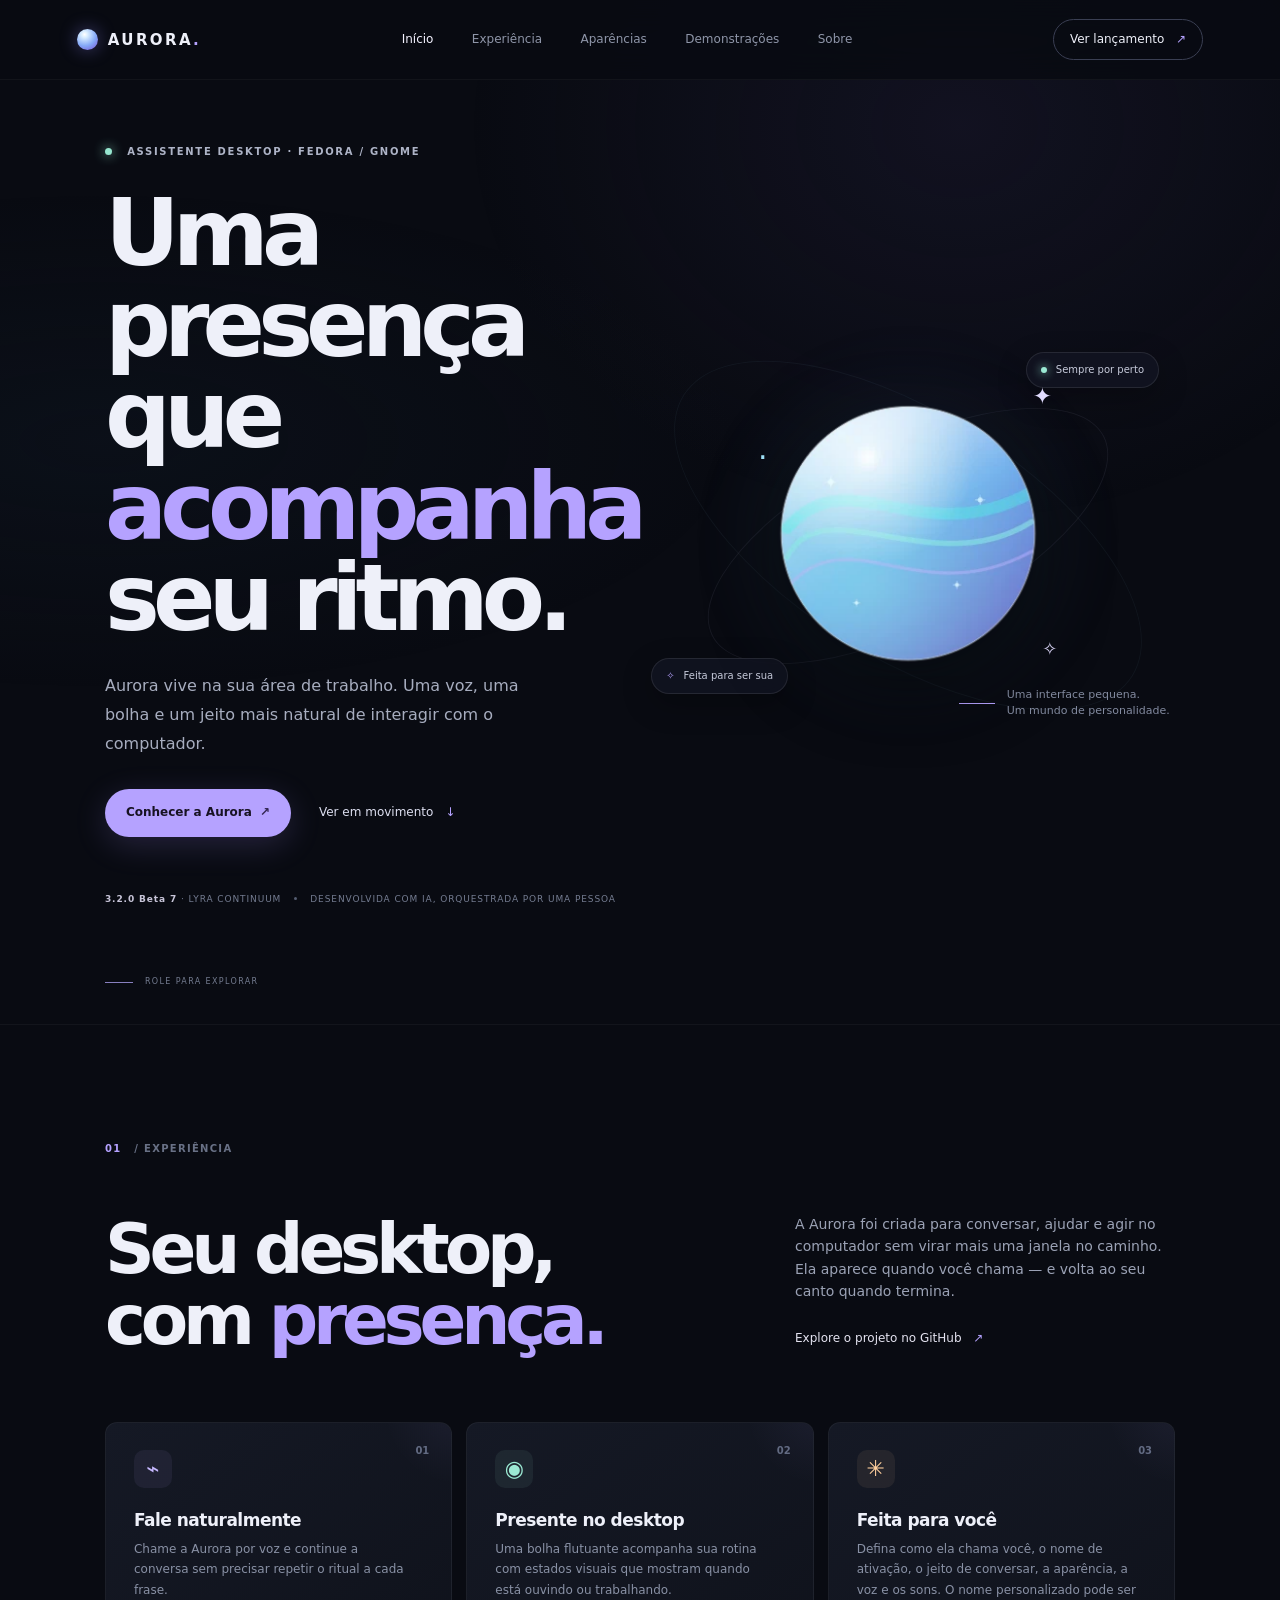
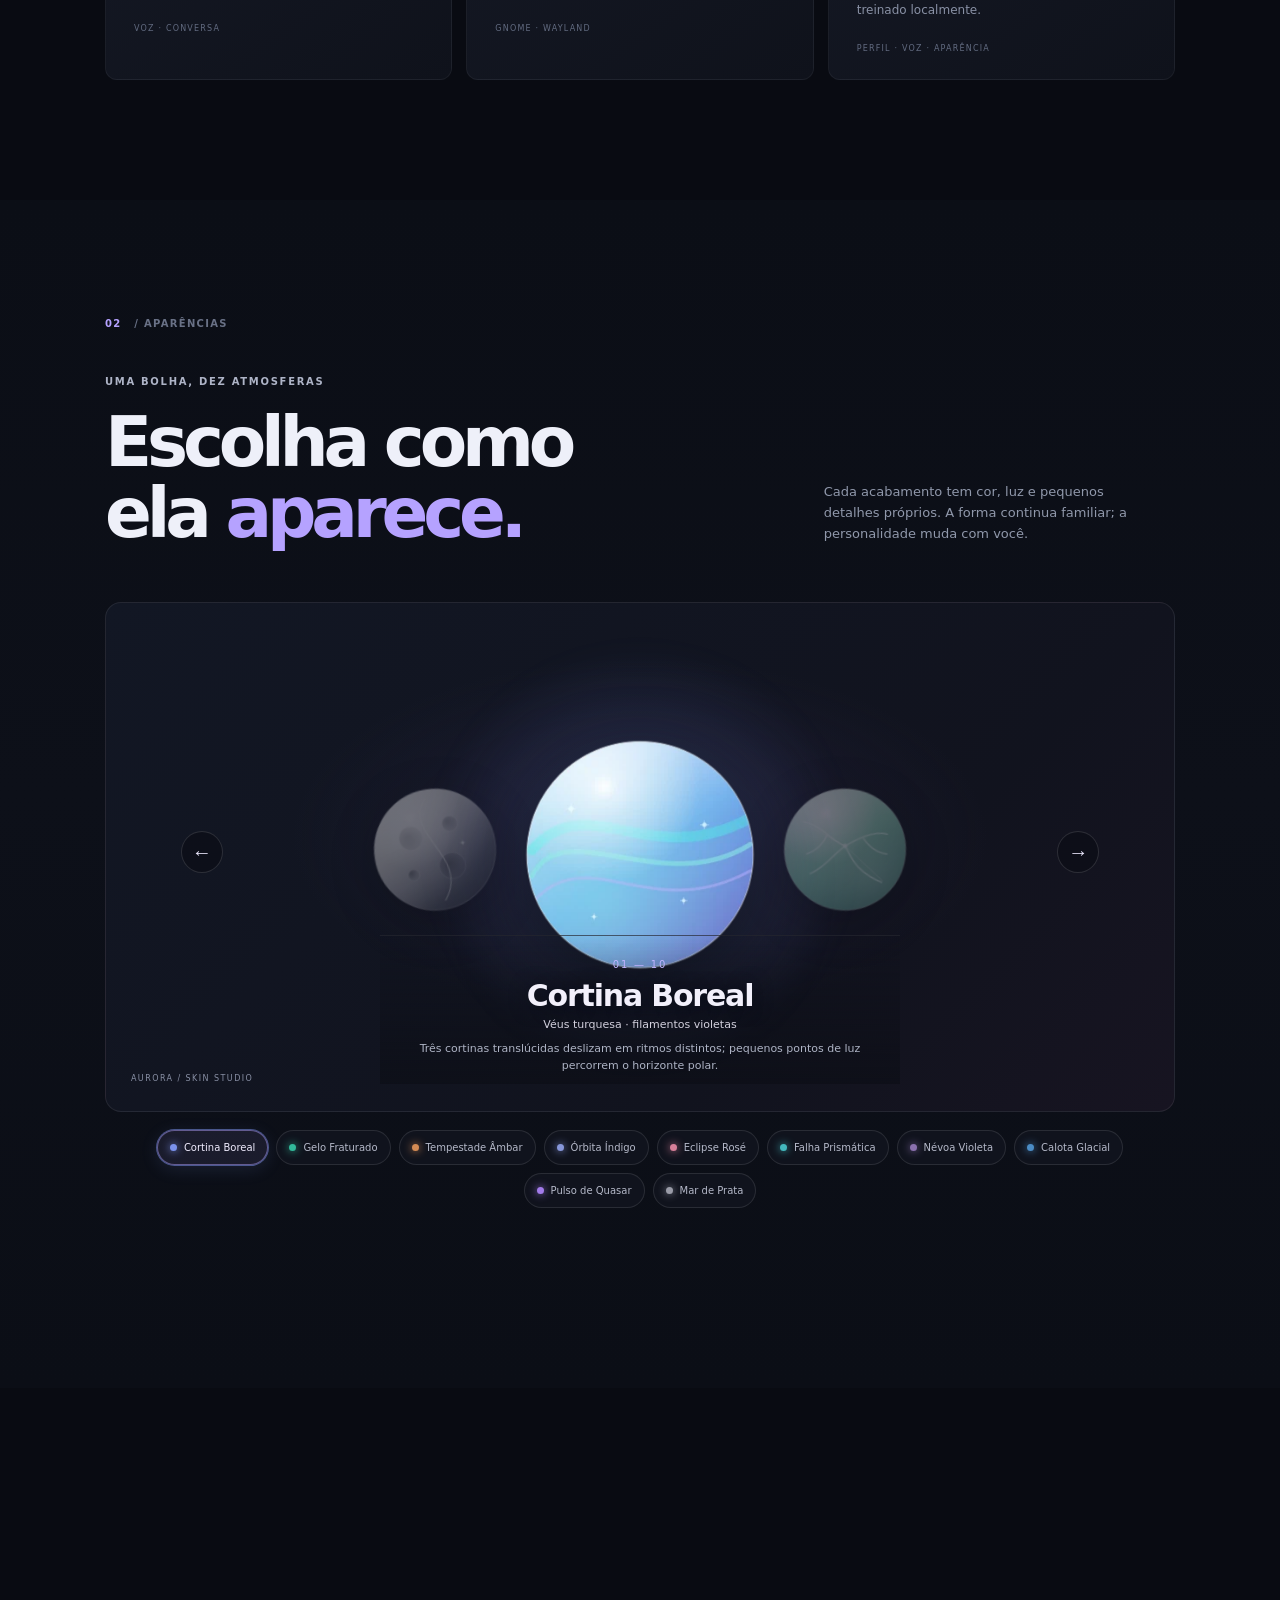
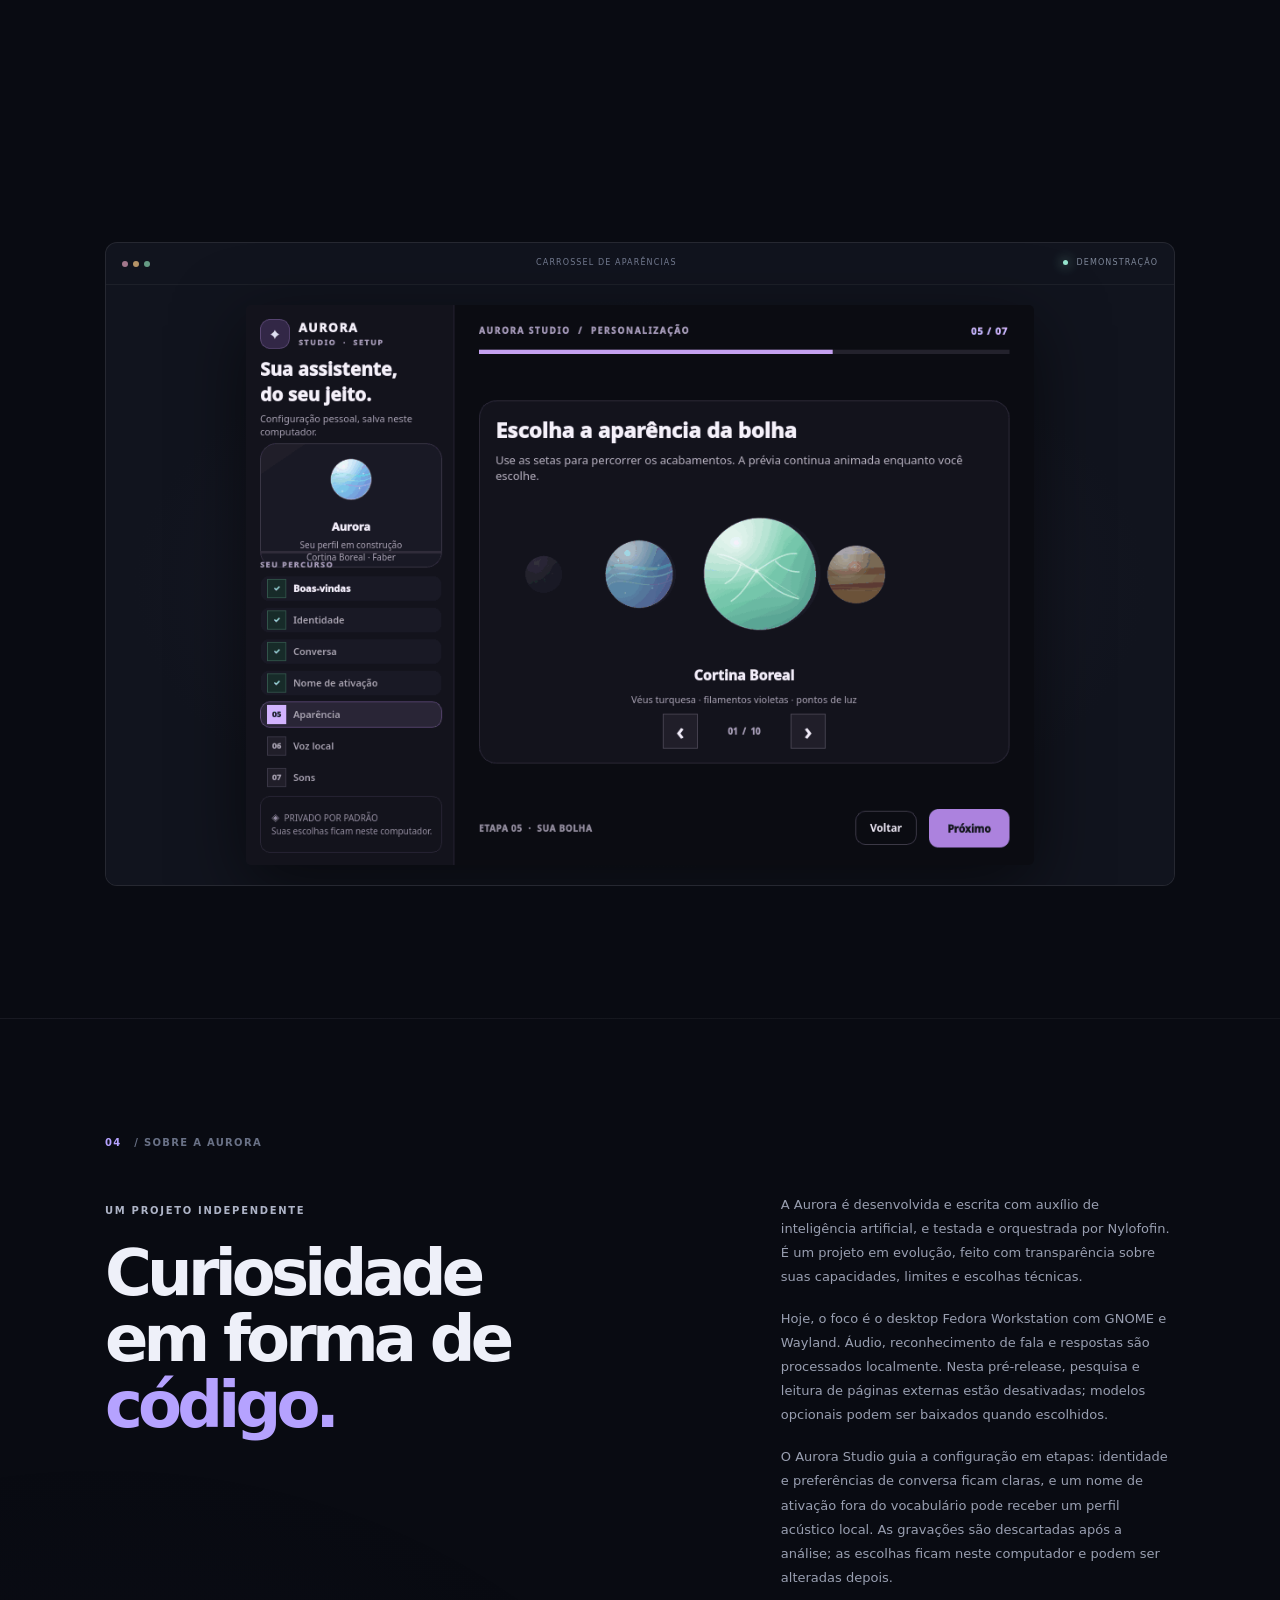
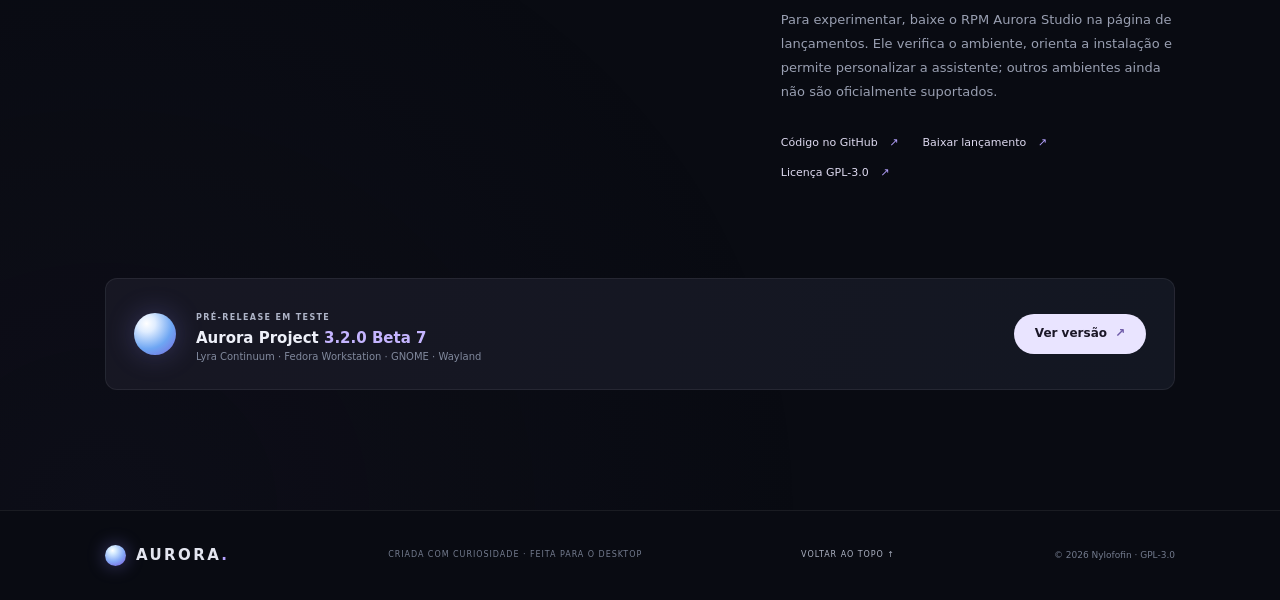
<file: docs/index.html>
<!doctype html>
<html lang="pt-BR">
<head>
  <meta charset="utf-8">
  <meta name="viewport" content="width=device-width, initial-scale=1">
  <meta name="theme-color" content="#090b12">
  <meta name="description" content="Aurora é uma assistente desktop por voz, feita para o uso diário, com uma bolha viva e uma experiência que você personaliza.">
  <meta property="og:title" content="Aurora Project — presença que acompanha você">
  <meta property="og:description" content="Conheça a assistente desktop, explore as aparências e veja a Aurora em movimento.">
  <meta property="og:image" content="https://nylofofin.github.io/Aurora/media/bubble-skins.png">
  <title>Aurora Project — presença que acompanha você</title>
  <link rel="stylesheet" href="site/site.css">
</head>
<body>
  <div class="site-shell">
    <header class="topbar">
      <a class="wordmark" href="#inicio" aria-label="Aurora, início"><span class="mini-orb"></span>AURORA<span class="wordmark-dot">.</span></a>
      <nav class="main-nav" aria-label="Navegação principal">
        <a class="nav-link active" href="#inicio">Início</a>
        <a class="nav-link" href="#experiencia">Experiência</a>
        <a class="nav-link" href="#aparencias">Aparências</a>
        <a class="nav-link" href="#demonstracoes">Demonstrações</a>
        <a class="nav-link" href="#sobre">Sobre</a>
      </nav>
      <a class="top-cta" href="https://github.com/Nylofofin/Aurora/releases/tag/v3.2.0-beta.7">Ver lançamento <span aria-hidden="true">↗</span></a>
      <button class="menu-toggle" aria-label="Abrir navegação" aria-expanded="false"><span></span><span></span></button>
    </header>

    <main>
      <section class="hero section-wrap" id="inicio">
        <div class="hero-copy reveal">
          <div class="eyebrow"><span class="live-dot"></span> ASSISTENTE DESKTOP · FEDORA / GNOME</div>
          <h1>Uma presença<br>que <em>acompanha</em><br>seu ritmo.</h1>
          <p class="hero-lede">Aurora vive na sua área de trabalho. Uma voz, uma bolha e um jeito mais natural de interagir com o computador.</p>
          <div class="hero-actions"><a class="button button-primary" href="https://github.com/Nylofofin/Aurora/releases/tag/v3.2.0-beta.7">Conhecer a Aurora <span>↗</span></a><a class="text-link" href="#demonstracoes">Ver em movimento <span>↓</span></a></div>
          <div class="hero-meta"><span><b>3.2.0 Beta 7</b> · LYRA CONTINUUM</span><i></i><span>DESENVOLVIDA COM IA, ORQUESTRADA POR UMA PESSOA</span></div>
        </div>
        <div class="hero-art reveal" aria-label="Prévia animada da bolha Aurora">
          <div class="orbit orbit-one"></div><div class="orbit orbit-two"></div><div class="star star-a">✦</div><div class="star star-b">·</div><div class="star star-c">✧</div>
          <img class="hero-orb official-orb" id="heroOrb" src="media/skins/boreal.webp" alt="Bolha oficial da Aurora no estilo Cortina Boreal">
          <div class="art-caption"><span class="caption-line"></span><span>Uma interface pequena.<br>Um mundo de personalidade.</span></div>
          <div class="float-chip chip-top"><span class="chip-pulse"></span> Sempre por perto</div>
          <div class="float-chip chip-bottom"><span class="chip-icon">✧</span> Feita para ser sua</div>
        </div>
        <a class="scroll-cue" href="#experiencia"><span></span>ROLE PARA EXPLORAR</a>
      </section>

      <section class="intro section-wrap" id="experiencia">
        <div class="section-index reveal">01 <span>/ EXPERIÊNCIA</span></div>
        <div class="intro-grid">
          <h2 class="reveal">Seu desktop,<br>com <em>presença.</em></h2>
          <div class="intro-text reveal"><p>A Aurora foi criada para conversar, ajudar e agir no computador sem virar mais uma janela no caminho. Ela aparece quando você chama — e volta ao seu canto quando termina.</p><a href="https://github.com/Nylofofin/Aurora" class="inline-link">Explore o projeto no GitHub <span>↗</span></a></div>
        </div>
        <div class="feature-row">
          <article class="feature-card reveal"><span class="feature-number">01</span><div class="feature-icon icon-voice">⌁</div><h3>Fale naturalmente</h3><p>Chame a Aurora por voz e continue a conversa sem precisar repetir o ritual a cada frase.</p><span class="feature-foot">VOZ · CONVERSA</span></article>
          <article class="feature-card reveal"><span class="feature-number">02</span><div class="feature-icon icon-local">◉</div><h3>Presente no desktop</h3><p>Uma bolha flutuante acompanha sua rotina com estados visuais que mostram quando está ouvindo ou trabalhando.</p><span class="feature-foot">GNOME · WAYLAND</span></article>
          <article class="feature-card reveal"><span class="feature-number">03</span><div class="feature-icon icon-custom">✳</div><h3>Feita para você</h3><p>Defina como ela chama você, o nome de ativação, o jeito de conversar, a aparência, a voz e os sons. O nome personalizado pode ser treinado localmente.</p><span class="feature-foot">PERFIL · VOZ · APARÊNCIA</span></article>
        </div>
      </section>

      <section class="skins-section section-wrap" id="aparencias">
        <div class="section-index reveal">02 <span>/ APARÊNCIAS</span></div>
        <div class="section-heading reveal"><div><p class="eyebrow">UMA BOLHA, DEZ ATMOSFERAS</p><h2>Escolha como<br>ela <em>aparece.</em></h2></div><p class="heading-note">Cada acabamento tem cor, luz e pequenos detalhes próprios. A forma continua familiar; a personalidade muda com você.</p></div>
        <div class="skin-showcase reveal">
          <div class="skin-stage" role="group" tabindex="0" aria-label="Carrossel de dez aparências. Use as setas do teclado para navegar.">
            <div class="stage-grid"></div><div class="stage-glow"></div>
            <img class="skin-orb official-orb" id="skinOrb" src="media/skins/boreal.webp" alt="Prévia oficial da Cortina Boreal">
            <img class="side-orb side-left official-orb" id="sideLeft" src="media/skins/triton.webp" alt="Aparência anterior: Calota Glacial"><img class="side-orb side-right official-orb" id="sideRight" src="media/skins/emerald.webp" alt="Próxima aparência: Gelo Fraturado">
            <button class="carousel-arrow prev" aria-label="Aparência anterior">←</button><button class="carousel-arrow next" aria-label="Próxima aparência">→</button>
            <div class="stage-label"><span class="stage-kicker" id="skinCount">01 — 08</span><h3 id="skinName">Cortina Boreal</h3><p id="skinDesc">Véus turquesa · filamentos violetas</p><p class="stage-motion" id="skinMotion">Três cortinas translúcidas deslizam em ritmos distintos; pequenos pontos de luz percorrem o horizonte polar.</p></div>
            <div class="stage-signature">AURORA / SKIN STUDIO</div>
          </div>
          <div class="skin-rail" role="tablist" aria-label="Escolha uma aparência" id="skinRail"></div>
        </div>
        <div class="skins-note reveal"><span class="note-star">✳</span><span>Prévia feita com a arte renderizada pelo próprio onboarding.<br><b>Toque em um nome para explorar.</b></span><a href="https://github.com/Nylofofin/Aurora/blob/master/docs/media/bubble-skins.png">Ver a coleção completa <span>↗</span></a></div>
      </section>

      <section class="demos section-wrap" id="demonstracoes">
        <div class="section-index reveal">03 <span>/ EM MOVIMENTO</span></div>
        <div class="section-heading reveal"><div><p class="eyebrow">FEITA DE DETALHES</p><h2>Veja a experiência<br><em>ganhar vida.</em></h2></div><p class="heading-note">Da primeira saudação à escolha da voz: o onboarding usa tema escuro, cartões organizados e transições laterais suaves.</p></div>
        <div class="demo-tabs reveal" role="tablist" aria-label="Demonstrações"><button class="demo-tab active" role="tab" aria-selected="true" data-demo="skins">Aparências <span>01</span></button><button class="demo-tab" role="tab" aria-selected="false" data-demo="transitions">Onboarding <span>02</span></button><button class="demo-tab" role="tab" aria-selected="false" data-demo="voices">Vozes <span>03</span></button><button class="demo-tab" role="tab" aria-selected="false" data-demo="sounds">Sons <span>04</span></button><button class="demo-tab" role="tab" aria-selected="false" data-demo="studio">Studio <span>05</span></button></div>
        <div class="demo-frame reveal"><div class="demo-frame-bar"><span class="window-dots"><i></i><i></i><i></i></span><span id="demoTitle">CARROSSEL DE APARÊNCIAS</span><span class="demo-live"><i></i> DEMONSTRAÇÃO</span></div><div class="demo-image"><img id="demoImage" src="media/onboarding-skins.gif" alt="Demonstração animada das aparências da Aurora"></div></div>
      </section>

      <section class="about section-wrap" id="sobre">
        <div class="section-index reveal">04 <span>/ SOBRE A AURORA</span></div>
        <div class="about-grid"><div class="about-title reveal"><p class="eyebrow">UM PROJETO INDEPENDENTE</p><h2>Curiosidade<br>em forma de <em>código.</em></h2></div><div class="about-copy reveal"><p>A Aurora é desenvolvida e escrita com auxílio de inteligência artificial, e testada e orquestrada por Nylofofin. É um projeto em evolução, feito com transparência sobre suas capacidades, limites e escolhas técnicas.</p><p>Hoje, o foco é o desktop Fedora Workstation com GNOME e Wayland. Áudio, reconhecimento de fala e respostas são processados localmente. Nesta pré-release, pesquisa e leitura de páginas externas estão desativadas; modelos opcionais podem ser baixados quando escolhidos.</p><p>O Aurora Studio guia a configuração em etapas: identidade e preferências de conversa ficam claras, e um nome de ativação fora do vocabulário pode receber um perfil acústico local. As gravações são descartadas após a análise; as escolhas ficam neste computador e podem ser alteradas depois.</p><p>Para experimentar, baixe o RPM Aurora Studio na página de lançamentos. Ele verifica o ambiente, orienta a instalação e permite personalizar a assistente; outros ambientes ainda não são oficialmente suportados.</p><div class="about-links"><a href="https://github.com/Nylofofin/Aurora">Código no GitHub <span>↗</span></a><a href="https://github.com/Nylofofin/Aurora/releases/tag/v3.2.0-beta.7">Baixar lançamento <span>↗</span></a><a href="https://github.com/Nylofofin/Aurora/blob/master/LICENSE">Licença GPL-3.0 <span>↗</span></a></div></div></div>
        <div class="release-strip reveal"><div class="release-orb"></div><div><span class="eyebrow">PRÉ-RELEASE EM TESTE</span><h3>Aurora Project <b>3.2.0 Beta 7</b></h3><p>Lyra Continuum · Fedora Workstation · GNOME · Wayland</p></div><a class="button button-light" href="https://github.com/Nylofofin/Aurora/releases/tag/v3.2.0-beta.7">Ver versão <span>↗</span></a></div>
      </section>
    </main>
    <footer class="footer section-wrap"><a class="wordmark" href="#inicio"><span class="mini-orb"></span>AURORA<span class="wordmark-dot">.</span></a><span>CRIADA COM CURIOSIDADE · FEITA PARA O DESKTOP</span><a href="#inicio" class="back-top">VOLTAR AO TOPO ↑</a><small>© 2026 Nylofofin · GPL-3.0</small></footer>
  </div>
  <script src="site/site.js" defer></script>
</body>
</html>
</file>
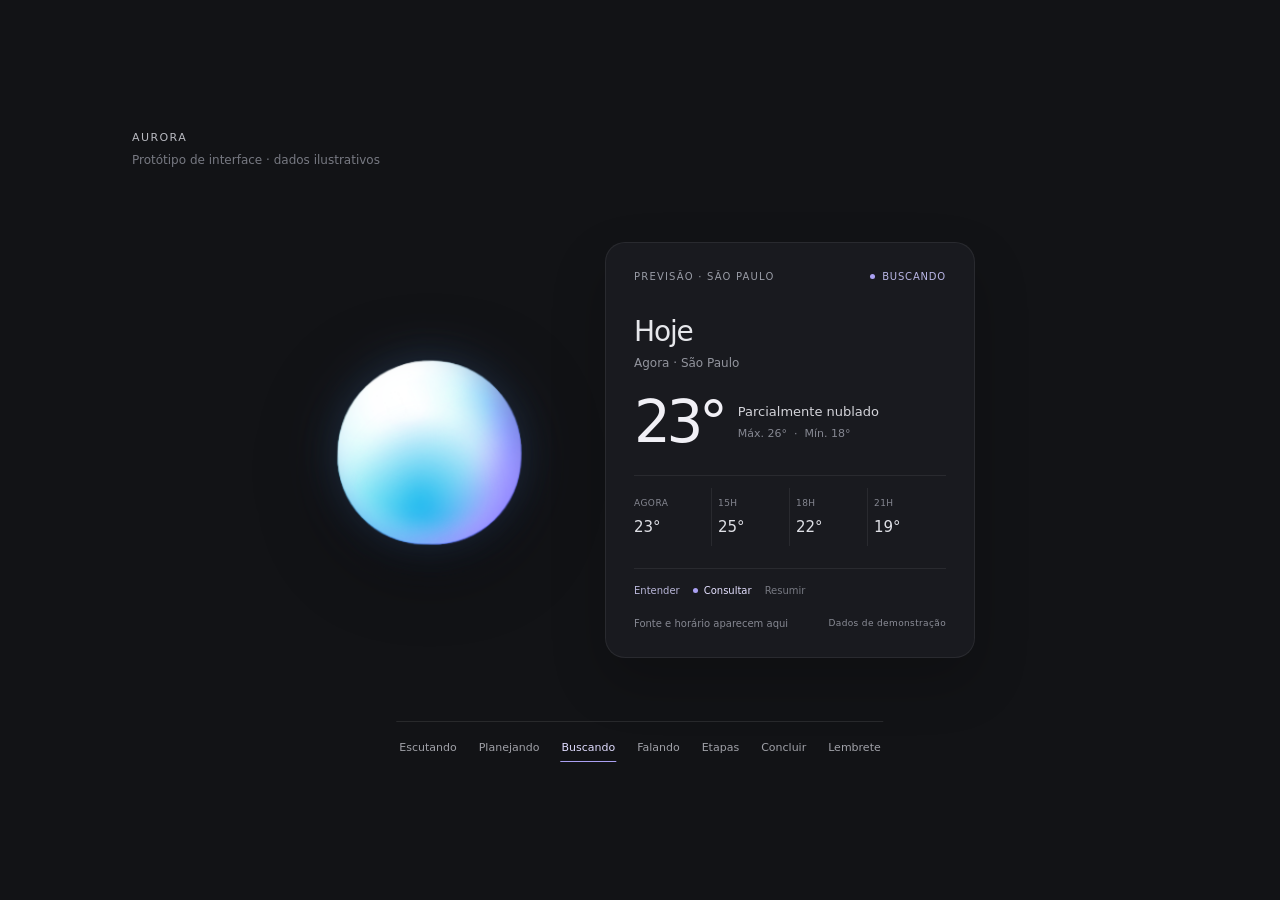
<file: prototypes/aurora-motion-prototype.html>
<!doctype html>
<!-- SPDX-License-Identifier: GPL-3.0-only -->
<html lang="pt-BR">
<head>
<meta charset="utf-8">
<meta name="viewport" content="width=device-width, initial-scale=1">
<title>Aurora — protótipo de motion</title>
<style>
:root{color-scheme:dark;--violet:#a99bff;--blue:#76d8ff;--white:#f3fbff;--mint:#aaf5ed;--ease:cubic-bezier(.2,.8,.2,1)}
*{box-sizing:border-box}body{margin:0;min-height:100vh;overflow:hidden;font:14px/1.5 Inter,ui-sans-serif,system-ui,-apple-system,"Segoe UI",sans-serif;color:#e6e7eb;background:#121316;display:grid;place-items:center}
.workbench{position:relative;width:min(1100px,94vw);height:min(700px,92vh);display:grid;place-items:center;z-index:1}.eyebrow{position:absolute;top:30px;left:42px;color:#b9bac1;font-size:11px;letter-spacing:.13em;text-transform:uppercase}.caption{position:absolute;top:51px;left:42px;color:#777982;font-size:12px}.scene{display:flex;align-items:center;gap:68px;transform:translateX(6px);transition:gap .8s var(--ease)}
.orb-wrap{--energy:.24;--voice:0;width:220px;height:220px;display:grid;place-items:center;position:relative;flex:none;filter:drop-shadow(0 16px 32px #0008);transform:translate3d(0,0,0) scale(calc(1 + var(--energy)*.055));transition:filter .6s}
.halo{position:absolute;inset:8px;border-radius:50%;background:radial-gradient(ellipse,#8b76ff32,#70ddff20 50%,transparent 72%);filter:blur(17px);opacity:calc(.32 + var(--energy)*.34);transform:scale(calc(1 + var(--voice)*.11));will-change:transform,opacity}
.orb{position:relative;width:174px;height:174px;border-radius:50%;overflow:hidden;isolation:isolate;background:radial-gradient(ellipse at 32% 18%,#fff 0,#f6fdff 16%,#b8edff 33%,#76c9ff 50%,#607cf3 70%,#7458cf 88%,#423481 100%);box-shadow:inset -18px -24px 36px #2d3477aa,inset 10px 12px 24px #ffffffbb,0 0 54px #7b8bff28;transform:translate3d(calc(var(--flow-x,0)*.3px),calc(var(--flow-y,0)*.3px),0) scale(calc(1 + var(--voice)*.026)) rotate(calc(var(--flow-r,0)*.45deg));will-change:transform,border-radius;transition:filter .35s}
.orb:before{content:"";position:absolute;inset:-22%;border-radius:50%;background:radial-gradient(ellipse at 36% 27%,#fff 0,#ffffffc4 9%,#e7ffff68 22%,transparent 44%),radial-gradient(ellipse at 61% 70%,#934cf785 0,transparent 52%),radial-gradient(ellipse at 30% 73%,#28b9ff80 0,transparent 50%);filter:blur(calc(6px + var(--energy)*5px));transform:translate3d(calc(var(--flow-x,0)*1px),calc(var(--flow-y,0)*1px),0) rotate(calc(var(--flow-r,0)*1deg)) scale(calc(.94 + var(--energy)*.11));mix-blend-mode:screen;will-change:transform,filter}
.orb:after{content:"";position:absolute;left:14%;top:9%;width:61%;height:20%;border-radius:50%;transform:translate3d(calc(var(--glint-x,0)*1px),calc(var(--voice)*5px),0) rotate(-24deg);background:linear-gradient(90deg,transparent,#ffffffed 43%,#e5fbff9c 61%,transparent);filter:blur(4px);opacity:calc(.5 + var(--voice)*.48);will-change:transform,opacity}
.inner-wave{position:absolute;inset:27% 10% 8%;border-radius:50%;background:radial-gradient(ellipse at 45% 78%,#1798ffbd,transparent 68%);filter:blur(9px);transform:translate3d(calc(var(--voice-x,0)*1px),calc(var(--voice-y,0)*-1px),0) scaleX(calc(.96 + var(--voice)*.07)) scaleY(calc(1 + var(--voice)*.06));transform-origin:50% 100%;will-change:transform}
.flow{position:absolute;inset:-18%;border-radius:50%;mix-blend-mode:screen;filter:blur(12px);will-change:transform}
.flow-a{background:radial-gradient(ellipse at 32% 64%,#43b9ffdd 0,transparent 43%),radial-gradient(ellipse at 64% 44%,#bb8cffc9 0,transparent 47%);transform:translate3d(calc(var(--a-x,0)*1px),calc(var(--a-y,0)*1px),0) rotate(calc(var(--a-r,0)*1deg)) scale(calc(.91 + var(--voice)*.13))}
.flow-b{background:radial-gradient(ellipse at 66% 72%,#7058e9e8 0,transparent 45%),radial-gradient(ellipse at 38% 38%,#d7f8ffad 0,transparent 41%);transform:translate3d(calc(var(--b-x,0)*1px),calc(var(--b-y,0)*1px),0) rotate(calc(var(--b-r,0)*1deg)) scale(calc(.94 + var(--energy)*.08))}
.card{width:370px;min-height:390px;padding:26px 28px;border:1px solid #ffffff12;border-radius:20px;background:#191a1f;box-shadow:0 24px 55px #0003;transform-origin:left center;animation:cardEnter .7s var(--ease) both;position:relative;overflow:hidden;transition:opacity .4s,transform .5s var(--ease),filter .4s}
@keyframes cardEnter{from{opacity:0;transform:translateX(28px) scale(.96);filter:blur(12px)}to{opacity:1;transform:translateX(0) scale(1);filter:blur(0)}}
.card-head{display:flex;align-items:center;justify-content:space-between;position:relative}.route{font-size:10px;letter-spacing:.12em;color:#999ca6;text-transform:uppercase}.live{display:flex;align-items:center;gap:7px;color:#b9b6e5;font-size:10px;letter-spacing:.08em}.live i{width:5px;height:5px;border-radius:50%;background:#aaa0f2;animation:blink 1.6s infinite}@keyframes blink{50%{opacity:.35;transform:scale(.72)}}
.title{font-size:28px;font-weight:520;letter-spacing:-.04em;margin:27px 0 1px}.subtitle{font-size:12px;color:#92949d}.current{display:flex;align-items:center;gap:14px;padding:21px 0 24px}.temp{font-size:58px;line-height:1;letter-spacing:-.075em;font-weight:350;color:#f1f0f6}.weather-icon{font-size:26px;filter:none}.weather-desc{font-size:13px;color:#d4d4da}.weather-desc span{display:block;font-size:11px;color:#858791;margin-top:4px}
.divider{height:1px;background:#ffffff12;margin:0 0 12px}.hourly{display:grid;grid-template-columns:repeat(4,1fr);gap:0}.hour{padding:9px 6px 8px;text-align:left;border-right:1px solid #ffffff12}.hour:first-child{padding-left:0}.hour:last-child{border:0}.hour small{display:block;font-size:9px;color:#858791;letter-spacing:.05em}.hour b{display:block;font-size:15px;font-weight:450;margin:5px 0 0;color:#dedfe5}.bar{display:none}
.footer{display:flex;justify-content:space-between;align-items:center;margin-top:18px;font-size:10px;color:#858791}.source{display:flex;align-items:center;gap:7px}.source i{display:none}.demo-tag{color:#8c8e98;font-size:9px;letter-spacing:.04em}
.steps{display:flex;align-items:center;gap:13px;margin-top:22px;padding-top:14px;border-top:1px solid #ffffff12}.step{display:flex;align-items:center;gap:6px;color:#777982;font-size:10px;white-space:nowrap}.step i{display:none}.step.done{color:#b9b7d9}.step.active{color:#e4e0ff}.step.active:before{content:"";width:5px;height:5px;border-radius:50%;background:#aaa0f2}
.controlbar{position:absolute;bottom:38px;left:50%;translate:-50% 0;display:flex;gap:20px;padding:12px 2px 0;border:0;border-top:1px solid #ffffff18;background:transparent;box-shadow:none}.controlbar button{border:0;border-radius:0;padding:7px 1px;background:transparent;color:#a0a1a8;font-family:inherit;font-size:11px;font-weight:500;line-height:1.2;cursor:pointer;transition:color .2s,border-color .2s;border-bottom:1px solid transparent}.controlbar button:hover{color:#eee}.controlbar button.active{color:#e0dcff;border-bottom-color:#aaa0f2}.toast{position:absolute;bottom:88px;left:50%;translate:-50% 6px;padding:8px 0;background:transparent;color:#c6c2e6;font-size:11px;opacity:0;transition:.35s;pointer-events:none}.toast.on{opacity:1;translate:-50% 0}
body[data-mode="listening"] .orb{filter:saturate(1.16)}body[data-mode="thinking"] .orb{filter:saturate(1.3) hue-rotate(8deg)}body[data-mode="searching"] .orb{filter:saturate(1.32) hue-rotate(-8deg)}body[data-mode="speaking"] .orb{filter:saturate(1.2) brightness(1.06)}body[data-mode="done"] .scene{gap:18px}body[data-mode="done"] .orb-wrap{animation:doneOrb .75s var(--ease) forwards}body[data-mode="done"] .card{opacity:0;transform:translateX(35px) scale(.92);filter:blur(10px);pointer-events:none}@keyframes doneOrb{to{opacity:0;transform:scale(.55);filter:blur(13px)}}
@media(max-width:700px){.workbench{height:100svh}.scene{flex-direction:column;gap:15px;transform:scale(.76)}.card{width:min(394px,90vw);min-height:unset}.orb-wrap{width:180px;height:180px}.orb{width:145px;height:145px}.controlbar{width:95vw;justify-content:center;gap:1px}.controlbar button{padding:9px 7px;font-size:10px}.eyebrow,.caption{left:18px;top:15px}.caption{top:36px}}
</style>
</head>
<body data-mode="searching">
<main class="workbench">
  <div class="eyebrow">Aurora</div>
  <div class="caption">Protótipo de interface · dados ilustrativos</div>
  <section class="scene" aria-label="Protótipo visual Aurora">
    <div class="orb-wrap" aria-label="Aurora em busca">
      <div class="halo"></div><div class="orb"><div class="flow flow-a"></div><div class="flow flow-b"></div><div class="inner-wave"></div></div>
    </div>
    <article class="card">
      <header class="card-head"><span class="route">Previsão · São Paulo</span><span class="live"><i></i><span id="liveLabel">BUSCANDO</span></span></header>
      <h1 class="title" id="cardTitle">Hoje</h1><div class="subtitle" id="cardSubtitle">Agora · São Paulo</div>
      <section class="current"><div class="temp" id="temperature">23°</div><div class="weather-desc" id="weatherDesc">Parcialmente nublado<span>Máx. 26° &nbsp;·&nbsp; Mín. 18°</span></div></section>
      <div class="divider"></div>
      <div class="hourly" aria-label="Previsão horária">
        <div class="hour"><small>AGORA</small><b>23°</b><div class="bar" style="transform:scaleX(.58)"></div></div>
        <div class="hour"><small>15H</small><b>25°</b><div class="bar" style="transform:scaleX(.78)"></div></div>
        <div class="hour"><small>18H</small><b>22°</b><div class="bar" style="transform:scaleX(.5)"></div></div>
        <div class="hour"><small>21H</small><b>19°</b><div class="bar" style="transform:scaleX(.27)"></div></div>
      </div>
      <div class="steps" id="steps">
        <span class="step done"><i>✓</i>Entender</span><span class="step active"><i>2</i>Consultar</span><span class="step"><i>3</i>Resumir</span>
      </div>
      <footer class="footer"><span class="source"><span id="sourceText">Fonte e horário aparecem aqui</span></span><span class="demo-tag">Dados de demonstração</span></footer>
    </article>
  </section>
  <div class="toast" id="toast">Lembrete demonstrativo — nenhum agendamento foi criado</div>
  <nav class="controlbar" aria-label="Controles do protótipo">
    <button data-mode="listening">Escutando</button><button data-mode="thinking">Planejando</button><button class="active" data-mode="searching">Buscando</button><button data-mode="speaking" title="Simular a cadência de fala e seus pulsos na bolha">Falando</button><button data-mode="steps">Etapas</button><button data-mode="done">Concluir</button><button id="reminder">Lembrete</button>
  </nav>
</main>
<script>
const body=document.body, buttons=[...document.querySelectorAll('[data-mode]')], wrap=document.querySelector('.orb-wrap'), orb=document.querySelector('.orb'), liveLabel=document.querySelector('#liveLabel'), title=document.querySelector('#cardTitle'), subtitle=document.querySelector('#cardSubtitle'), toast=document.querySelector('#toast');
const labels={listening:'ESCUTANDO',thinking:'PLANEJANDO',searching:'BUSCANDO',speaking:'RESPONDENDO',steps:'ETAPA 2 DE 3',done:'CONCLUÍDO'};
const targets={idle:.12,listening:.36,thinking:.48,searching:.82,speaking:.35,steps:.53,done:.08};
let energy=.24,velocity=0,voice=0,voiceTarget=0,voiceVelocity=0,phase=0,lastFrame=0,mode='searching',speechTimer;
const clamp=(n,a,b)=>Math.max(a,Math.min(b,n));
function animate(now=0){const dt=Math.min((now-lastFrame)/1000||1/60,.04);lastFrame=now;phase+=dt;const target=targets[mode]??.2;velocity+=(target-energy)*dt*17;velocity*=Math.pow(.08,dt);energy=clamp(energy+velocity*dt,0,1);voiceVelocity+=(voiceTarget-voice)*dt*68;voiceVelocity*=Math.pow(.0015,dt);voice=clamp(voice+voiceVelocity*dt,0,1);const motion=(mode==='speaking'?2.4+voice*1.6:1+energy*.7);const wave=(t)=>Math.sin(t)+Math.sin(t*1.71+.8)*.32;const r=[wave(phase*.73),wave(phase*.61+2),wave(phase*.82+4),wave(phase*.67+5)];orb.style.borderRadius=r.map(v=>`${clamp(50+v*motion,45,55).toFixed(2)}%`).join(' ');wrap.style.setProperty('--energy',energy.toFixed(3));wrap.style.setProperty('--voice',voice.toFixed(3));wrap.style.setProperty('--flow-x',(Math.sin(phase*.8)*7+Math.sin(phase*1.43)*3).toFixed(2));wrap.style.setProperty('--flow-y',(Math.cos(phase*.71)*6+Math.sin(phase*1.18)*3).toFixed(2));wrap.style.setProperty('--flow-r',(Math.sin(phase*.4)*8).toFixed(2));wrap.style.setProperty('--glint-x',(Math.sin(phase*.27)*11).toFixed(2));wrap.style.setProperty('--voice-x',(Math.sin(phase*2.3)*voice*8).toFixed(2));wrap.style.setProperty('--voice-y',(Math.cos(phase*1.7)*voice*5).toFixed(2));wrap.style.setProperty('--a-x',(Math.sin(phase*.61)*14).toFixed(2));wrap.style.setProperty('--a-y',(Math.cos(phase*.73)*12).toFixed(2));wrap.style.setProperty('--a-r',(Math.sin(phase*.31)*12).toFixed(2));wrap.style.setProperty('--b-x',(Math.cos(phase*.49+2)*13).toFixed(2));wrap.style.setProperty('--b-y',(Math.sin(phase*.58+1)*11).toFixed(2));wrap.style.setProperty('--b-r',(Math.cos(phase*.37)*-11).toFixed(2));requestAnimationFrame(animate)}requestAnimationFrame(animate);
function setMode(next){mode=next;body.dataset.mode=next;liveLabel.textContent=labels[next]||'PRONTO';buttons.forEach(b=>b.classList.toggle('active',b.dataset.mode===next));if(next==='done'){setTimeout(()=>{setMode('idle');liveLabel.textContent='AGUARDANDO'},1200);setTimeout(()=>setMode('searching'),3600)}}
// Ponte de integração: o cliente real pode alimentar o movimento com o nível do áudio falado (0–1).
window.auroraMotion={setSpeechLevel(level){voiceTarget=clamp(Number(level)||0,0,1)},setMode};
// Simulação curta para o protótipo: pulsos de sílabas acompanham a frase exibida, sem alegar áudio real.
function demoSpeech(){clearTimeout(speechTimer);setMode('speaking');const words='Encontrei a previsão para hoje. Vai ficar parcialmente nublado, com máxima de vinte e seis graus.';title.textContent='Aurora está falando';subtitle.textContent='Pulsos demonstrativos acompanham o ritmo da frase';let i=0;function pulse(){if(i>=words.length){voiceTarget=0;setTimeout(()=>{setMode('searching');title.textContent='Previsão para hoje';subtitle.textContent='São Paulo · dados demonstrativos'},420);return}const ch=words[i++], punctuation=/[,.]/.test(ch), gap=/\s/.test(ch);if(!gap)voiceTarget=.28+Math.random()*.62;else voiceTarget=.07;if(punctuation)voiceTarget=0;speechTimer=setTimeout(pulse,punctuation?210:gap?65:48+Math.random()*35)}pulse()}
buttons.forEach(button=>button.addEventListener('click',()=>button.dataset.mode==='speaking'?demoSpeech():setMode(button.dataset.mode)));
document.querySelector('#reminder').addEventListener('click',()=>{title.textContent='Lembrete';subtitle.textContent='Hoje · 18:30';document.querySelector('#temperature').textContent='';document.querySelector('#weatherDesc').innerHTML='Revisar a build Aurora<span>Exemplo visual — não foi salvo</span>';document.querySelector('#sourceText').textContent='Lembrete demonstrativo';toast.classList.add('on');setMode('thinking');setTimeout(()=>toast.classList.remove('on'),2300)});
</script>
</body>
</html>
</file>
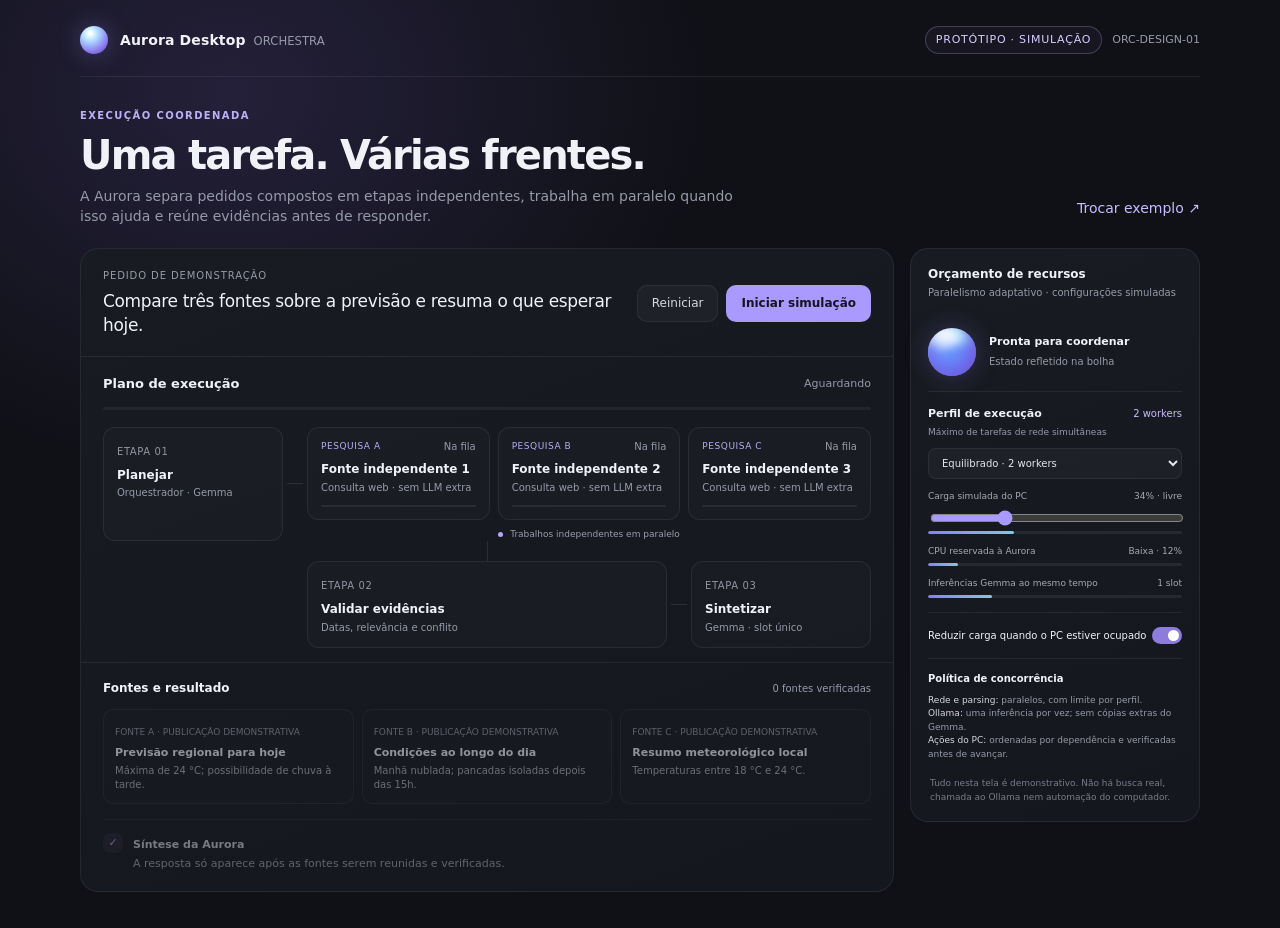
<file: prototypes/aurora-orchestra-prototype.html>
<!doctype html>
<!-- SPDX-License-Identifier: GPL-3.0-only -->
<html lang="pt-BR">
<head>
<meta charset="utf-8">
<meta name="viewport" content="width=device-width,initial-scale=1">
<meta name="theme-color" content="#101117">
<title>Aurora ORCHESTRA — protótipo</title>
<style>
:root{color-scheme:dark;--bg:#101117;--panel:#171920;--panel2:#1d2029;--line:#ffffff12;--muted:#969aa8;--text:#f1f2f7;--lav:#c4b6ff;--blue:#87cfff;--green:#8ed9bd;--amber:#f0cb84;--ease:cubic-bezier(.2,.75,.25,1)}
*{box-sizing:border-box}body{margin:0;background:radial-gradient(ellipse at 18% 10%,#24203a 0,transparent 32%),var(--bg);color:var(--text);font:14px/1.45 Inter,ui-sans-serif,system-ui,-apple-system,"Segoe UI",sans-serif;min-height:100vh}button,select{font:inherit;color:inherit}button{cursor:pointer}.app{max-width:1180px;margin:auto;padding:26px 30px 36px}.top{display:flex;align-items:center;justify-content:space-between;padding-bottom:22px;border-bottom:1px solid var(--line)}.brand{display:flex;align-items:center;gap:12px}.brand-mark{width:28px;height:28px;border-radius:50%;background:radial-gradient(circle at 36% 26%,#fff 0 5%,#d9f8ff 13%,#a4caff 36%,#8d79ed 67%,#5048ae 100%);box-shadow:0 0 24px #9b8cff55}.brand strong{font-weight:620;letter-spacing:.01em}.brand small{color:var(--muted);margin-left:8px}.top-right{display:flex;align-items:center;gap:10px}.badge{border:1px solid #c4b6ff40;color:#d7ceff;background:#b59cff0c;border-radius:999px;padding:5px 10px;font-size:11px;letter-spacing:.07em}.build{font-size:11px;color:var(--muted)}
.intro{padding:32px 0 22px;display:flex;justify-content:space-between;gap:20px;align-items:end}.kicker{color:#bcb1f5;text-transform:uppercase;letter-spacing:.14em;font-size:10px;font-weight:650}.intro h1{font-size:clamp(27px,4vw,40px);line-height:1.1;letter-spacing:-.045em;margin:9px 0}.intro p{color:var(--muted);margin:0;max-width:660px}.text-btn{background:none;border:0;color:#c7bbff;padding:8px 0}.layout{display:grid;grid-template-columns:minmax(0,1fr) 290px;gap:16px;align-items:start}.main-panel,.side-panel{background:linear-gradient(160deg,#191b23,#15171e);border:1px solid var(--line);border-radius:18px}.main-panel{overflow:hidden}.request{padding:20px 22px 18px;border-bottom:1px solid var(--line);display:flex;justify-content:space-between;gap:18px;align-items:center}.request-label{font-size:10px;color:var(--muted);letter-spacing:.09em;text-transform:uppercase}.request-text{font-size:17px;letter-spacing:-.02em;margin-top:5px}.actions{display:flex;gap:8px;flex-shrink:0}.primary,.secondary{border-radius:10px;padding:9px 14px;border:1px solid var(--line);font-size:12px;transition:transform .2s var(--ease),background .2s}.primary{background:#aa9aff;color:#17151e;border-color:transparent;font-weight:650}.primary:hover{background:#c6baff;transform:translateY(-1px)}.primary:disabled{opacity:.45;cursor:default;transform:none}.secondary{background:#ffffff08;color:#d7d8e0}.secondary:hover{background:#ffffff12}.secondary:disabled{opacity:.4;cursor:default}
.stage{padding:18px 22px 14px}.stage-head{display:flex;justify-content:space-between;align-items:center;margin-bottom:13px}.stage-head h2{font-size:13px;font-weight:600;margin:0}.stage-head span{font-size:11px;color:var(--muted)}.progress{height:3px;background:#ffffff0d;border-radius:4px;overflow:hidden;margin:0 0 17px}.progress i{display:block;width:0;height:100%;background:linear-gradient(90deg,#a693ff,#8acbff);transition:width .55s var(--ease)}
.flow{display:grid;grid-template-columns:minmax(142px,1fr) 24px minmax(300px,2fr) 24px minmax(142px,1fr);grid-template-rows:auto 20px auto;gap:0;align-items:stretch}.node{min-height:82px;border:1px solid var(--line);border-radius:12px;background:#ffffff04;padding:12px 13px;position:relative;transition:border-color .35s,background .35s,transform .35s var(--ease),opacity .35s}.node .num{font-size:10px;color:#9295a2;letter-spacing:.06em}.node h3{font-size:12px;font-weight:570;margin:7px 0 2px}.node p{font-size:10px;color:var(--muted);margin:0}.node.active{border-color:#b5a5ff80;background:#a18cff0b;transform:translateY(-2px)}.node.done{border-color:#7fceb34d;background:#79d1b20a}.node.done .num{color:var(--green)}.planner{grid-column:1;grid-row:1}.link-a{grid-column:2;grid-row:1}.parallel-wrap{grid-column:3/6;grid-row:1;min-width:0}.merge-line{grid-column:3;grid-row:2;justify-self:center;width:1px;background:#ffffff18;position:relative}.merge-line.on{background:linear-gradient(#c4b6ff,#8ed9bd)}.validation{grid-column:3;grid-row:3}.link-b{grid-column:4;grid-row:3}.synth{grid-column:5;grid-row:3}.connector{position:relative;align-self:center;height:1px;background:#ffffff18;margin:0 4px;overflow:visible}.connector:after{content:"";position:absolute;left:0;top:-1px;width:0;height:3px;border-radius:2px;background:linear-gradient(90deg,#c4b6ff,#8ed9bd);transition:width .6s}.connector.on:after{width:100%}.parallel{display:grid;grid-template-columns:repeat(3,minmax(0,1fr));gap:8px}.worker{min-height:82px}.worker-head{display:flex;justify-content:space-between;align-items:center}.worker-type{color:#b9adf4;font-size:9px;letter-spacing:.06em;text-transform:uppercase}.worker-time{font-variant-numeric:tabular-nums;font-size:10px;color:var(--muted)}.worker.running .worker-time{color:var(--blue)}.worker.done .worker-time{color:var(--green)}.worker-track{height:2px;background:#ffffff12;border-radius:2px;margin-top:10px;overflow:hidden}.worker-track i{display:block;width:0;height:100%;background:linear-gradient(90deg,#a48cff,#78cfff);transition:width .35s linear}.worker.done .worker-track i{background:var(--green)}.flow-caption{display:flex;justify-content:center;align-items:center;gap:7px;color:#9a9dab;font-size:9px;margin:8px 0 0}.flow-caption i{display:block;width:5px;height:5px;border-radius:50%;background:#b5a5ff}
.feed{border-top:1px solid var(--line);padding:17px 22px 19px}.feed-head{display:flex;justify-content:space-between;align-items:center}.feed-head h2{font-size:12px;font-weight:600;margin:0}.feed-head span{color:var(--muted);font-size:10px}.evidence{display:grid;grid-template-columns:repeat(3,minmax(0,1fr));gap:8px;margin-top:11px}.source{border:1px solid var(--line);background:#ffffff03;border-radius:10px;padding:10px 11px;opacity:.56;transition:opacity .4s,border-color .4s,transform .4s var(--ease)}.source.visible{opacity:1;border-color:#9a8ce833;transform:translateY(-1px)}.source small{color:var(--muted);font-size:9px}.source strong{display:block;font-size:11px;font-weight:550;margin:5px 0 3px}.source p{color:#aeb0bc;font-size:10px;margin:0}.final{display:flex;gap:10px;align-items:flex-start;border-top:1px solid var(--line);margin-top:15px;padding-top:13px;opacity:.45;transition:opacity .4s}.final.visible{opacity:1}.final-mark{width:20px;height:20px;display:grid;place-items:center;border-radius:7px;background:#b5a5ff16;color:var(--lav);flex:none;font-size:11px}.final strong{font-size:11px;font-weight:600}.final p{font-size:11px;color:#bec0ca;margin:3px 0 0}
.side-panel{padding:17px}.side-title{font-size:12px;font-weight:620;margin:0 0 3px}.side-sub{font-size:10px;color:var(--muted);margin:0 0 15px}.orb-row{display:flex;align-items:center;gap:13px;padding:12px 0 15px;border-bottom:1px solid var(--line)}.orb{width:48px;height:48px;border-radius:50%;position:relative;overflow:hidden;background:radial-gradient(ellipse at 32% 25%,#fff 0 5%,#e9f9ff 19%,#b5e5ff 39%,#91aaff 62%,#9c7be8 83%,#5848b9 100%);box-shadow:0 0 24px #8c80e744,inset -4px -7px 14px #4841a688;animation:breathe 3.4s ease-in-out infinite}.orb:before{content:"";position:absolute;inset:32% -20% -28%;background:radial-gradient(ellipse at 45% 10%,#5e9dff 0,#6c58e9d9 52%,transparent 70%);filter:blur(6px);animation:drift 4s ease-in-out infinite alternate}.orb:after{content:"";position:absolute;width:26px;height:11px;border-radius:50%;background:#fff8;filter:blur(5px);left:7px;top:8px;transform:rotate(-28deg)}@keyframes breathe{50%{transform:scale(1.045);filter:saturate(1.12)}}@keyframes drift{to{transform:translate(6px,-3px) scale(1.13)}}.orb-copy strong{display:block;font-size:11px;font-weight:570}.orb-copy span{font-size:10px;color:var(--muted)}
.resource{padding:14px 0;border-bottom:1px solid var(--line)}.resource-head{display:flex;justify-content:space-between;align-items:center}.resource-head label{font-size:11px;font-weight:560}.resource-head output{font-size:10px;color:#c8bcff}.resource-desc{font-size:9px;color:var(--muted);margin:4px 0 9px}.select{width:100%;background:#ffffff08;border:1px solid var(--line);border-radius:8px;padding:8px 9px;color:#e5e5ed;font-size:10px}.select option{background:#191b23}.meter{margin-top:11px}.meter-row{display:flex;justify-content:space-between;color:#a6a8b3;font-size:9px;margin-bottom:5px}.meter-track{height:3px;background:#ffffff12;border-radius:4px;overflow:hidden}.meter-track i{display:block;height:100%;width:var(--w);background:linear-gradient(90deg,#8881f1,#82c7e7);border-radius:4px}.guard{padding:14px 0;border-bottom:1px solid var(--line);display:flex;justify-content:space-between;align-items:center}.guard span{font-size:10px}.switch{width:30px;height:17px;border:0;border-radius:999px;background:#777987;position:relative;padding:0;transition:background .2s}.switch:after{content:"";position:absolute;width:11px;height:11px;left:3px;top:3px;border-radius:50%;background:white;transition:transform .2s}.switch[aria-checked="true"]{background:#8d7bdd}.switch[aria-checked="true"]:after{transform:translateX(13px)}.policy{padding:13px 0 2px}.policy h3{font-size:10px;font-weight:600;margin:0 0 7px}.policy p{font-size:9px;color:var(--muted);margin:0;line-height:1.5}.policy b{color:#d7d5e2;font-weight:530}.footnote{margin:14px 2px 0;color:#797c89;font-size:9px;line-height:1.5}.toast{position:fixed;left:50%;bottom:22px;transform:translate(-50%,18px);opacity:0;pointer-events:none;border:1px solid #ffffff19;border-radius:9px;padding:9px 13px;background:#20222b;color:#e6e4ef;font-size:11px;transition:.25s}.toast.on{transform:translate(-50%,0);opacity:1}
@media(max-width:850px){.layout{grid-template-columns:1fr}.side-panel{display:grid;grid-template-columns:1fr 1fr;column-gap:20px}.side-title,.side-sub{grid-column:1/-1}.orb-row{border-bottom:0}.resource{border-bottom:0}.guard,.policy{border-top:1px solid var(--line)}.footnote{grid-column:1/-1}}
@media(max-width:620px){.app{padding:18px 14px 28px}.top{padding-bottom:16px}.build{display:none}.intro{padding:25px 0 18px;display:block}.intro .text-btn{margin-top:9px}.request{align-items:flex-start;flex-direction:column}.request-text{font-size:15px}.actions{width:100%}.actions button{flex:1}.stage{padding:16px 14px}.flow{grid-template-columns:1fr;grid-template-rows:auto;gap:8px}.planner,.link-a,.parallel-wrap,.merge-line,.validation,.link-b,.synth{grid-column:1;grid-row:auto}.connector{width:1px;height:15px;margin:0 auto;background:#ffffff18}.connector:after{width:100%;height:0;transition:height .5s}.connector.on:after{height:100%}.merge-line{height:12px;width:1px}.parallel{grid-template-columns:repeat(2,minmax(0,1fr))}.node{min-height:68px}.worker{min-height:82px}.feed{padding:15px 14px}.evidence{grid-template-columns:1fr}.source{display:none}.source.visible{display:block}.side-panel{grid-template-columns:1fr}.side-title,.side-sub,.footnote{grid-column:auto}.orb-row{border-bottom:1px solid var(--line)}.resource{border-bottom:1px solid var(--line)}.guard,.policy{border-top:0}.footnote{grid-column:auto}}
@media(prefers-reduced-motion:reduce){*,*:before,*:after{animation-duration:.01ms!important;animation-iteration-count:1!important;scroll-behavior:auto!important;transition-duration:.01ms!important}}
</style>
</head>
<body>
<main class="app">
  <header class="top">
    <div class="brand"><span class="brand-mark" aria-hidden="true"></span><div><strong>Aurora Desktop</strong><small>ORCHESTRA</small></div></div>
    <div class="top-right"><span class="badge">PROTÓTIPO · SIMULAÇÃO</span><span class="build">ORC-DESIGN-01</span></div>
  </header>
  <section class="intro">
    <div><div class="kicker">Execução coordenada</div><h1>Uma tarefa. Várias frentes.</h1><p>A Aurora separa pedidos compostos em etapas independentes, trabalha em paralelo quando isso ajuda e reúne evidências antes de responder.</p></div>
    <button class="text-btn" id="exampleBtn" type="button">Trocar exemplo ↗</button>
  </section>
  <div class="layout">
    <section class="main-panel" aria-label="Simulação da execução de uma tarefa">
      <div class="request"><div><div class="request-label">Pedido de demonstração</div><div class="request-text" id="requestText">Compare três fontes sobre a previsão e resuma o que esperar hoje.</div></div><div class="actions"><button class="secondary" id="resetBtn" type="button">Reiniciar</button><button class="primary" id="runBtn" type="button">Iniciar simulação</button></div></div>
      <div class="stage">
        <div class="stage-head"><h2>Plano de execução</h2><span id="stageStatus">Aguardando</span></div>
        <div class="progress"><i id="progressBar"></i></div>
        <div class="flow">
          <article class="node planner" id="planner"><span class="num">ETAPA 01</span><h3>Planejar</h3><p>Orquestrador · Gemma</p></article>
          <div class="connector link-a" id="linkA"></div>
          <div class="parallel-wrap"><div class="parallel">
            <article class="node worker" id="worker1"><div class="worker-head"><span class="worker-type">Pesquisa A</span><span class="worker-time">Na fila</span></div><h3>Fonte independente 1</h3><p>Consulta web · sem LLM extra</p><div class="worker-track"><i></i></div></article>
            <article class="node worker" id="worker2"><div class="worker-head"><span class="worker-type">Pesquisa B</span><span class="worker-time">Na fila</span></div><h3>Fonte independente 2</h3><p>Consulta web · sem LLM extra</p><div class="worker-track"><i></i></div></article>
            <article class="node worker" id="worker3"><div class="worker-head"><span class="worker-type">Pesquisa C</span><span class="worker-time">Na fila</span></div><h3>Fonte independente 3</h3><p>Consulta web · sem LLM extra</p><div class="worker-track"><i></i></div></article>
          </div><div class="flow-caption"><i></i>Trabalhos independentes em paralelo</div></div>
          <div class="merge-line" id="mergeLine"></div>
          <article class="node validation" id="validator"><span class="num">ETAPA 02</span><h3>Validar evidências</h3><p>Datas, relevância e conflito</p></article>
          <div class="connector link-b" id="linkB"></div>
          <article class="node synth" id="synth"><span class="num">ETAPA 03</span><h3>Sintetizar</h3><p>Gemma · slot único</p></article>
        </div>
      </div>
      <div class="feed">
        <div class="feed-head"><h2>Fontes e resultado</h2><span id="evidenceCount">0 fontes verificadas</span></div>
        <div class="evidence">
          <article class="source" id="source1"><small>FONTE A · PUBLICAÇÃO DEMONSTRATIVA</small><strong>Previsão regional para hoje</strong><p>Máxima de 24 °C; possibilidade de chuva à tarde.</p></article>
          <article class="source" id="source2"><small>FONTE B · PUBLICAÇÃO DEMONSTRATIVA</small><strong>Condições ao longo do dia</strong><p>Manhã nublada; pancadas isoladas depois das 15h.</p></article>
          <article class="source" id="source3"><small>FONTE C · PUBLICAÇÃO DEMONSTRATIVA</small><strong>Resumo meteorológico local</strong><p>Temperaturas entre 18 °C e 24 °C.</p></article>
        </div>
        <div class="final" id="finalAnswer"><span class="final-mark">✓</span><div><strong>Síntese da Aurora</strong><p id="answerText">A resposta só aparece após as fontes serem reunidas e verificadas.</p></div></div>
      </div>
    </section>
    <aside class="side-panel" aria-label="Limites de recursos">
      <h2 class="side-title">Orçamento de recursos</h2><p class="side-sub">Paralelismo adaptativo · configurações simuladas</p>
      <div class="orb-row"><div class="orb" aria-hidden="true"></div><div class="orb-copy"><strong id="orbStatus">Pronta para coordenar</strong><span>Estado refletido na bolha</span></div></div>
      <section class="resource"><div class="resource-head"><label for="profile">Perfil de execução</label><output id="workerLimit">2 workers</output></div><p class="resource-desc">Máximo de tarefas de rede simultâneas</p><select class="select" id="profile"><option value="conservative">Conservador · 1 worker</option><option value="balanced" selected>Equilibrado · 2 workers</option><option value="responsive">Responsivo · 3 workers</option></select>
        <div class="meter"><div class="meter-row"><label for="systemLoad">Carga simulada do PC</label><output id="loadLabel">34% · livre</output></div><input id="systemLoad" type="range" min="10" max="95" value="34" aria-label="Carga simulada do PC" style="width:100%;accent-color:#a99aff"><div class="meter-track"><i id="loadMeter" style="--w:34%"></i></div></div>
        <div class="meter"><div class="meter-row"><span>CPU reservada à Aurora</span><span id="cpuLabel">Baixa · 12%</span></div><div class="meter-track"><i id="cpuMeter" style="--w:12%"></i></div></div>
        <div class="meter"><div class="meter-row"><span>Inferências Gemma ao mesmo tempo</span><span>1 slot</span></div><div class="meter-track"><i style="--w:25%"></i></div></div>
      </section>
      <div class="guard"><span>Reduzir carga quando o PC estiver ocupado</span><button class="switch" id="guardSwitch" type="button" role="switch" aria-checked="true" aria-label="Proteção adaptativa de recursos"></button></div>
      <section class="policy"><h3>Política de concorrência</h3><p><b>Rede e parsing:</b> paralelos, com limite por perfil.<br><b>Ollama:</b> uma inferência por vez; sem cópias extras do Gemma.<br><b>Ações do PC:</b> ordenadas por dependência e verificadas antes de avançar.</p></section>
      <p class="footnote">Tudo nesta tela é demonstrativo. Não há busca real, chamada ao Ollama nem automação do computador.</p>
    </aside>
  </div>
</main>
<div class="toast" id="toast" role="status"></div>
<script>
(()=>{
  const $=s=>document.querySelector(s), workers=[1,2,3].map(n=>$("#worker"+n));
  const examples=[
    "Compare três fontes sobre a previsão e resuma o que esperar hoje.",
    "Pesquise três guias confiáveis, compare os passos e monte um resumo.",
    "Encontre notícias recentes de duas fontes independentes e destaque o que diverge."
  ];
  const states={planner:$("#planner"),worker:workers,validator:$("#validator"),synth:$("#synth")};
  const links=[$("#linkA"),$("#linkB")];let runId=0, timers=[], exampleIndex=0, profileWorkers=2,currentWorkers=2;
  const sleep=ms=>new Promise(resolve=>{const id=setTimeout(resolve,ms);timers.push(id)});
  const setStatus=(label,orb=label)=>{$("#stageStatus").textContent=label;$("#orbStatus").textContent=orb};
  function clearTimers(){timers.forEach(clearTimeout);timers=[]}
  function refreshBudget(){const guardOn=$("#guardSwitch").getAttribute("aria-checked")==="true",load=Number($("#systemLoad").value);currentWorkers=profileWorkers;if(guardOn&&load>=80)currentWorkers=1;else if(guardOn&&load>=60)currentWorkers=Math.max(1,profileWorkers-1);$("#workerLimit").textContent=currentWorkers===profileWorkers?`${currentWorkers} worker${currentWorkers===1?"":"s"}`:`${currentWorkers} de ${profileWorkers} workers`;const loadText=load>=80?"ocupado":load>=60?"carga alta":"livre";$("#loadLabel").textContent=`${load}% · ${loadText}`;$("#loadMeter").style.setProperty("--w",load+"%");const cpu=[0,8,12,18][currentWorkers];$("#cpuLabel").textContent=(currentWorkers===1?"Muito baixa":currentWorkers===2?"Baixa":"Moderada")+` · ${cpu}%`;$("#cpuMeter").style.setProperty("--w",cpu+"%");}
  function reset(){runId++;clearTimers();[states.planner,states.validator,states.synth,...workers].forEach(n=>{n.classList.remove("active","done","running");const time=n.querySelector(".worker-time"),bar=n.querySelector(".worker-track i");if(time)time.textContent="Na fila";if(bar)bar.style.width="0"});links.forEach(n=>n.classList.remove("on"));$("#mergeLine").classList.remove("on");$("#progressBar").style.width="0";$("#finalAnswer").classList.remove("visible");$("#evidenceCount").textContent="0 fontes verificadas";$("#runBtn").disabled=false;$("#runBtn").textContent="Iniciar simulação";setStatus("Aguardando","Pronta para coordenar");document.querySelectorAll(".source").forEach(n=>n.classList.remove("visible"))}
  function valid(id){return id===runId}
  async function run(){reset();const id=runId;$("#runBtn").disabled=true;$("#runBtn").textContent="Executando…";setStatus("Planejando","Dividindo em etapas");states.planner.classList.add("active");$("#progressBar").style.width="12%";await sleep(650);if(!valid(id))return;states.planner.classList.remove("active");states.planner.classList.add("done");links[0].classList.add("on");setStatus("Pesquisando em paralelo","Coordenando workers");$("#progressBar").style.width="28%";
    const tasks=[1,2,3];let next=0,finished=0;const latencies=[1550,2050,1250];
    async function doWorker(index){if(!valid(id))return;const node=workers[index-1];node.classList.add("active","running");node.querySelector(".worker-time").textContent="Consultando…";const bar=node.querySelector(".worker-track i");let elapsed=0;const duration=latencies[index-1];const tick=async()=>{while(elapsed<duration&&valid(id)){await sleep(100);elapsed+=100;bar.style.width=Math.min(100,elapsed/duration*100)+"%"}};await tick();if(!valid(id))return;node.classList.remove("active","running");node.classList.add("done");node.querySelector(".worker-time").textContent=(duration/1000).toFixed(1)+" s · pronta";$("#source"+index).classList.add("visible");finished++;$("#evidenceCount").textContent=finished+" de 3 fontes verificadas";$("#progressBar").style.width=(28+finished*13)+"%"}
    async function pool(){const jobs=[];for(let i=0;i<Math.min(currentWorkers,tasks.length);i++){jobs.push((async()=>{while(next<tasks.length&&valid(id)){const task=tasks[next++];await doWorker(task)}})())}await Promise.all(jobs)}
    await pool();if(!valid(id))return;$("#mergeLine").classList.add("on");states.validator.classList.add("active");setStatus("Validando fontes","Conferindo consistência");$("#progressBar").style.width="78%";await sleep(550);if(!valid(id))return;states.validator.classList.remove("active");states.validator.classList.add("done");links[1].classList.add("on");states.synth.classList.add("active");setStatus("Sintetizando","Gemma usando 1 slot");$("#progressBar").style.width="88%";await sleep(700);if(!valid(id))return;states.synth.classList.remove("active");states.synth.classList.add("done");$("#progressBar").style.width="100%";$("#finalAnswer").classList.add("visible");$("#answerText").textContent="As três fontes demonstrativas indicam máxima de 24 °C, com céu nublado e chance de pancadas à tarde. Os valores coincidem; a previsão horária varia por fonte.";setStatus("Concluída","Síntese pronta");$("#runBtn").disabled=false;$("#runBtn").textContent="Executar novamente"}
  $("#runBtn").addEventListener("click",run);$("#resetBtn").addEventListener("click",reset);
  $("#exampleBtn").addEventListener("click",()=>{exampleIndex=(exampleIndex+1)%examples.length;$("#requestText").textContent=examples[exampleIndex];reset()});
  $("#profile").addEventListener("change",e=>{const profiles={conservative:1,balanced:2,responsive:3};profileWorkers=profiles[e.target.value];refreshBudget();reset()});
  $("#systemLoad").addEventListener("input",()=>{refreshBudget();reset()});
  $("#guardSwitch").addEventListener("click",e=>{const nextOn=e.currentTarget.getAttribute("aria-checked")!=="true";e.currentTarget.setAttribute("aria-checked",String(nextOn));refreshBudget();reset();toast(nextOn?"Proteção adaptativa ligada (simulação)":"Proteção adaptativa desligada (simulação)")});
  refreshBudget();
  let toastTimer;function toast(text){const el=$("#toast");el.textContent=text;el.classList.add("on");clearTimeout(toastTimer);toastTimer=setTimeout(()=>el.classList.remove("on"),1700)}
})();
</script>
</body>
</html>
</file>
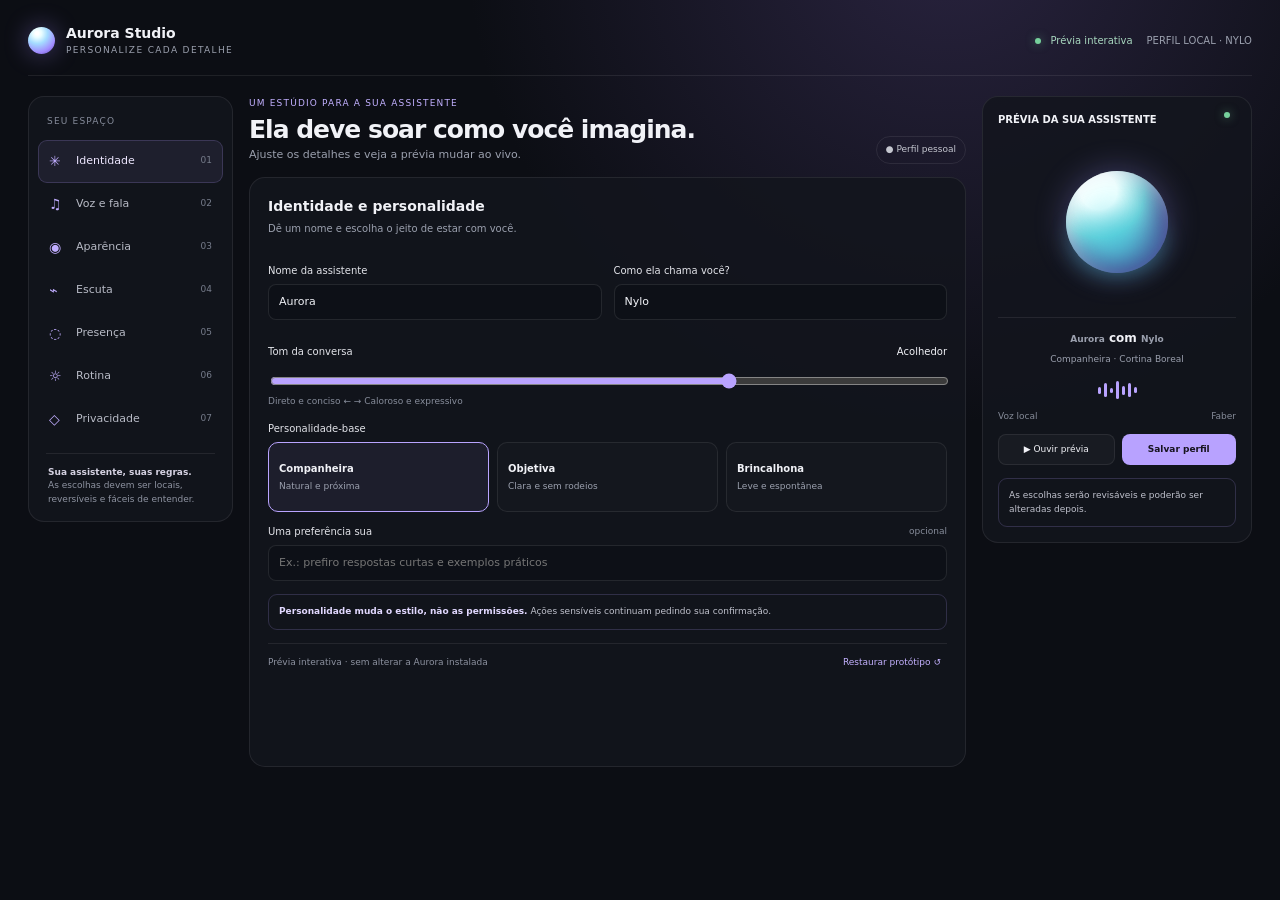
<file: prototypes/aurora-studio-prototype.html>
<!doctype html>
<!-- SPDX-License-Identifier: GPL-3.0-only -->
<html lang="pt-BR">
<head>
<meta charset="utf-8"><meta name="viewport" content="width=device-width,initial-scale=1"><meta name="theme-color" content="#0c0e14">
<title>Aurora Studio — protótipo</title>
<style>
:root{color-scheme:dark;--bg:#0c0e14;--panel:#141720;--panel2:#1b1f2a;--line:#ffffff14;--text:#f1f2f7;--muted:#9ba0ae;--lav:#c0adff;--cyan:#8de0e8;--mint:#9ee2c0;--ease:cubic-bezier(.2,.8,.2,1)}*{box-sizing:border-box}body{margin:0;min-height:100vh;background:radial-gradient(ellipse at 74% -8%,#29233f 0,transparent 36%),var(--bg);color:var(--text);font:14px/1.5 Inter,ui-sans-serif,system-ui,-apple-system,"Segoe UI",sans-serif}button,input,select{font:inherit;color:inherit}button{cursor:pointer}.shell{max-width:1440px;margin:auto;padding:22px 28px}.top{height:54px;display:flex;align-items:center;justify-content:space-between;border-bottom:1px solid var(--line);padding-bottom:17px}.brand{display:flex;align-items:center;gap:11px}.mark{width:27px;height:27px;border-radius:50%;background:radial-gradient(circle at 34% 23%,#fff 0 6%,#e7fcff 17%,#a5dcff 38%,#a18bff 70%,#5845a9);box-shadow:0 0 24px #a38bff66}.brand strong{font-weight:650}.brand small{display:block;color:var(--muted);font-size:9px;letter-spacing:.15em}.topright{display:flex;gap:14px;align-items:center;color:var(--muted);font-size:10px}.saved{color:#a8d7bf}.saved i,.live{display:inline-block;width:6px;height:6px;border-radius:50%;background:#76d09c;box-shadow:0 0 10px #76d09c88;margin-right:6px}.layout{display:grid;grid-template-columns:205px minmax(360px,1fr) 270px;gap:16px;padding-top:20px;align-items:start}.rail,.panel,.preview{border:1px solid var(--line);border-radius:16px;background:#13161edb}.rail{padding:13px 9px;position:sticky;top:14px}.rail-label{padding:5px 9px 11px;color:#858b9a;text-transform:uppercase;letter-spacing:.13em;font-size:9px}.nav{width:100%;display:flex;align-items:center;gap:10px;text-align:left;padding:10px;border:1px solid transparent;border-radius:9px;background:transparent;color:#b8bbc6;font-size:11px;transition:.2s}.nav:hover{background:#ffffff08}.nav.active{background:#b39cff15;border-color:#b39cff32;color:#eee7ff}.nav b{width:17px;color:#c0adff;font-size:14px;font-weight:500}.nav small{margin-left:auto;color:#777d8c;font-size:9px}.rail-note{border-top:1px solid var(--line);margin:12px 8px 0;padding:12px 2px 2px;color:#8e93a1;font-size:9px}.rail-note strong{color:#d5d2e2;font-weight:550}.heading{display:flex;align-items:end;justify-content:space-between;gap:12px;margin:1px 0 13px}.kicker{color:#c2b0ff;text-transform:uppercase;letter-spacing:.13em;font-size:9px}.heading h1{margin:5px 0 3px;font-size:25px;letter-spacing:-.04em;line-height:1.15;font-weight:620}.heading p{margin:0;color:var(--muted);font-size:11px}.badge{flex:none;border:1px solid var(--line);border-radius:20px;padding:6px 9px;color:#c5c7d0;font-size:9px}.panel{padding:18px;min-height:590px}.view{display:none;animation:arrive .35s var(--ease) both}.view.active{display:block}@keyframes arrive{from{opacity:0;transform:translateY(7px);filter:blur(3px)}to{opacity:1;transform:none;filter:none}}h2{font-size:14px;font-weight:620;margin:0}.desc{margin:4px 0 15px;color:var(--muted);font-size:10px}.row{display:grid;grid-template-columns:1fr 1fr;gap:12px}.field{margin:12px 0}.field label,.label{display:flex;justify-content:space-between;align-items:center;margin-bottom:6px;font-size:10px;color:#e2e3e9}.hint{color:#878d9b;font-size:9px}.input,.select{width:100%;padding:9px 10px;border:1px solid #ffffff18;border-radius:8px;background:#0d1017;outline:none;font-size:11px}.input:focus,.select:focus{border-color:#b39cff88;box-shadow:0 0 0 3px #b39cff15}.cards{display:grid;grid-template-columns:repeat(3,minmax(0,1fr));gap:8px}.choice{border:1px solid var(--line);border-radius:10px;background:#ffffff04;padding:10px;text-align:left;min-height:70px;transition:transform .2s var(--ease),border-color .2s,background .2s}.choice:hover{transform:translateY(-2px);border-color:#ffffff34}.choice.selected{border-color:#b9a4ff;background:#b39cff14}.choice strong{display:block;font-size:10px;font-weight:600}.choice span{display:block;margin-top:4px;color:var(--muted);font-size:9px}.range{width:100%;accent-color:#b9a3ff}.slider-label{display:flex;justify-content:space-between;font-size:10px;margin-bottom:6px}.switchrow{display:flex;align-items:center;justify-content:space-between;padding:9px 0;border-bottom:1px solid var(--line)}.switchcopy strong{display:block;font-size:10px;font-weight:550}.switchcopy span{display:block;color:var(--muted);font-size:9px}.switch{width:32px;height:18px;padding:2px;border:0;border-radius:20px;background:#4b4e5b;text-align:left}.switch:after{content:"";display:block;width:14px;height:14px;border-radius:50%;background:#f4f3f8;transition:transform .2s}.switch[aria-checked=true]{background:#9a83e4}.switch[aria-checked=true]:after{transform:translateX(14px)}.voice{display:flex;align-items:center;gap:10px;width:100%;margin:7px 0;padding:10px;text-align:left}.voiceicon{width:33px;height:33px;display:grid;place-items:center;border-radius:9px;color:#cbbaff;background:#b39cff17}.voice .choicecopy{flex:1}.voice .choicecopy strong{display:block;font-size:10px}.voice .choicecopy span{font-size:9px;color:var(--muted)}.play{border:1px solid var(--line);border-radius:7px;background:#ffffff08;padding:6px 8px;font-size:9px}.skin-stage{position:relative;height:190px;border:1px solid var(--line);border-radius:12px;display:grid;place-items:center;overflow:hidden;background:radial-gradient(ellipse,#25283b,transparent 72%),#11141b}.orb,.previeworb{width:91px;height:91px;position:relative;border-radius:50%;background:radial-gradient(circle at 33% 20%,#fff 0 5%,#e9fcff 17%,#7dd5dc 42%,#7469d7 75%,#40377e);box-shadow:inset -12px -15px 24px #33316f88,inset 8px 8px 17px #ffffffab,0 0 32px #9c92ff52;animation:breathe 3.3s ease-in-out infinite;transition:filter .3s,scale .3s}.orb:before,.previeworb:before{content:"";position:absolute;inset:25% -9% -14%;border-radius:50%;background:radial-gradient(ellipse,#44cadbbd,transparent 69%);filter:blur(8px);animation:flow 4.2s ease-in-out infinite alternate}.orb:after{content:"";position:absolute;inset:-9%;border:1px solid #b7a9ff60;border-radius:50%;transform:rotate(-28deg) scaleY(.35);animation:orbit 8s linear infinite}@keyframes breathe{50%{transform:scale(1.055)}}@keyframes flow{to{transform:translate(7px,-5px) scale(1.1)}}@keyframes orbit{to{rotate:360deg}}.skinname{position:absolute;bottom:9px;left:12px;font-size:9px;color:#c6c8d1}.arrows{position:absolute;right:10px;bottom:7px;display:flex;gap:5px}.tiny{border:1px solid var(--line);border-radius:6px;background:#11141bcf;padding:4px 8px;font-size:10px}.preview{padding:15px;position:sticky;top:14px}.previewhead{display:flex;justify-content:space-between;font-size:10px;font-weight:600}.previewscene{height:190px;display:grid;place-items:center;position:relative}.previeworb{width:102px;height:102px}.previewtitle{text-align:center;padding:11px 0;border-top:1px solid var(--line)}.previewtitle strong{display:block;font-size:12px}.previewtitle span{color:var(--muted);font-size:9px}.wave{display:flex;justify-content:center;align-items:center;gap:3px;height:22px}.wave i{width:3px;height:var(--h);border-radius:3px;background:#b9a3ff;animation:wave .7s ease-in-out infinite alternate}.wave i:nth-child(2n){animation-delay:-.3s}.wave.paused i{animation-play-state:paused}@keyframes wave{to{height:4px;opacity:.4}}.previewfoot{display:flex;justify-content:space-between;color:#858b98;font-size:9px;padding-top:9px}.actions{display:flex;gap:7px;margin-top:10px}.actions button{flex:1;padding:8px;border-radius:8px;font-size:9px}.primary{border:0;background:#b8a2ff;color:#17141f;font-weight:650}.secondary{border:1px solid var(--line);background:#ffffff08}.notice{margin-top:13px;border:1px solid #b39cff32;border-radius:9px;padding:10px;color:#bfc1cc;font-size:9px}.notice b{color:#e1d8ff;font-weight:580}.footerline{display:flex;justify-content:space-between;align-items:center;border-top:1px solid var(--line);margin-top:13px;padding-top:11px;color:#8d92a0;font-size:9px}.footerline button{border:0;background:transparent;color:#c4b1ff;font-size:9px}.toast{position:fixed;bottom:20px;left:50%;transform:translate(-50%,12px);opacity:0;padding:9px 12px;border:1px solid var(--line);border-radius:8px;background:#222530;color:#eee;font-size:10px;transition:.2s;pointer-events:none}.toast.on{opacity:1;transform:translate(-50%,0)}
@media(max-width:1000px){.layout{grid-template-columns:180px minmax(0,1fr)}.preview{grid-column:2;position:relative;top:0}.rail{grid-row:1/3}.previewscene{height:135px}}
@media(max-width:650px){.shell{padding:14px}.topright .saved{display:none}.layout{grid-template-columns:1fr;gap:10px;padding-top:13px}.rail{position:relative;top:0;display:flex;overflow:auto;padding:6px}.rail-label,.rail-note{display:none}.nav{width:auto;flex:none;padding:8px}.nav small{display:none}.heading{align-items:start;flex-direction:column}.heading h1{font-size:22px}.panel{min-height:0;padding:13px}.preview{grid-column:auto;position:relative}.row{grid-template-columns:1fr}.cards{grid-template-columns:repeat(2,minmax(0,1fr))}}
@media(prefers-reduced-motion:reduce){*,*:before,*:after{animation-duration:.01ms!important;animation-iteration-count:1!important;transition-duration:.01ms!important}}
</style>
</head>
<body>
<main class="shell">
<header class="top"><div class="brand"><span class="mark"></span><div><strong>Aurora Studio</strong><small>PERSONALIZE CADA DETALHE</small></div></div><div class="topright"><span class="saved"><i></i> Prévia interativa</span><span>PERFIL LOCAL · NYLO</span></div></header>
<div class="layout">
<nav class="rail" aria-label="Personalização"><div class="rail-label">Seu espaço</div><button class="nav active" data-view="identity"><b>✳</b> Identidade <small>01</small></button><button class="nav" data-view="voice"><b>♫</b> Voz e fala <small>02</small></button><button class="nav" data-view="look"><b>◉</b> Aparência <small>03</small></button><button class="nav" data-view="listen"><b>⌁</b> Escuta <small>04</small></button><button class="nav" data-view="presence"><b>◌</b> Presença <small>05</small></button><button class="nav" data-view="routine"><b>☼</b> Rotina <small>06</small></button><button class="nav" data-view="privacy"><b>◇</b> Privacidade <small>07</small></button><div class="rail-note"><strong>Sua assistente, suas regras.</strong><br>As escolhas devem ser locais, reversíveis e fáceis de entender.</div></nav>
<section><header class="heading"><div><div class="kicker">UM ESTÚDIO PARA A SUA ASSISTENTE</div><h1 id="title">Ela deve soar como você imagina.</h1><p id="subtitle">Ajuste os detalhes e veja a prévia mudar ao vivo.</p></div><span class="badge">● Perfil pessoal</span></header>
<div class="panel">
<section class="view active" id="view-identity"><h2>Identidade e personalidade</h2><p class="desc">Dê um nome e escolha o jeito de estar com você.</p><div class="row"><div class="field"><label for="assistantName">Nome da assistente</label><input class="input" id="assistantName" value="Aurora" maxlength="32"></div><div class="field"><label for="userName">Como ela chama você?</label><input class="input" id="userName" value="Nylo" maxlength="32"></div></div><div class="field"><div class="slider-label"><label for="warmth">Tom da conversa</label><output id="warmthValue">Acolhedor</output></div><input class="range" id="warmth" type="range" min="0" max="100" value="68"><div class="hint">Direto e conciso ← → Caloroso e expressivo</div></div><div class="field"><label>Personalidade-base</label><div class="cards"><button class="choice selected" data-personality="Companheira"><strong>Companheira</strong><span>Natural e próxima</span></button><button class="choice" data-personality="Objetiva"><strong>Objetiva</strong><span>Clara e sem rodeios</span></button><button class="choice" data-personality="Brincalhona"><strong>Brincalhona</strong><span>Leve e espontânea</span></button></div></div><div class="field"><label for="personalNote">Uma preferência sua <span class="hint">opcional</span></label><input class="input" id="personalNote" placeholder="Ex.: prefiro respostas curtas e exemplos práticos"></div><div class="notice"><b>Personalidade muda o estilo, não as permissões.</b> Ações sensíveis continuam pedindo sua confirmação.</div></section>
<section class="view" id="view-voice"><h2>Voz e jeito de falar</h2><p class="desc">Escolha um modelo local e ajuste o ritmo para ficar confortável.</p><div id="voices"><button class="choice voice selected" data-voice="Faber"><span class="voiceicon">♫</span><span class="choicecopy"><strong>Faber</strong><span>Grave e definida · local</span></span><span class="play">▶ Prévia</span></button><button class="choice voice" data-voice="Luma"><span class="voiceicon">♫</span><span class="choicecopy"><strong>Luma</strong><span>Suave e luminosa · local</span></span><span class="play">▶ Prévia</span></button><button class="choice voice" data-voice="Nara"><span class="voiceicon">♫</span><span class="choicecopy"><strong>Nara</strong><span>Natural e firme · local</span></span><span class="play">▶ Prévia</span></button></div><div class="row"><div class="field"><div class="slider-label"><label for="speed">Velocidade</label><output id="speedValue">1,0×</output></div><input class="range" id="speed" type="range" min="70" max="130" value="100"></div><div class="field"><div class="slider-label"><label for="pitch">Altura da voz</label><output id="pitchValue">Natural</output></div><input class="range" id="pitch" type="range" min="-10" max="10" value="0"></div></div><div class="field"><label>Expressividade</label><div class="cards"><button class="choice selected">Natural<span>Equilibrada</span></button><button class="choice">Discreta<span>Menos variação</span></button><button class="choice">Expressiva<span>Mais entonação</span></button></div></div><div class="notice"><b>Privacidade:</b> nesta proposta, a prévia usa o modelo escolhido no dispositivo.</div></section>
<section class="view" id="view-look"><h2>Uma presença com a sua cara</h2><p class="desc">Ajuste acabamento e movimento; mantenha a bolha circular e reconhecível.</p><div class="skin-stage"><div class="orb" id="skinOrb"></div><div class="skinname"><b id="skinName">Cortina Boreal</b> · luz fluida e órbita</div><div class="arrows"><button class="tiny" id="skinPrev" aria-label="Estilo anterior">←</button><button class="tiny" id="skinNext" aria-label="Próximo estilo">→</button></div></div><div class="field"><label>Estilos</label><div class="cards" id="skins"><button class="choice selected" data-skin="Cortina Boreal"><strong>Cortina Boreal</strong><span>Véus e órbita turquesa</span></button><button class="choice" data-skin="Eclipse Rosé"><strong>Eclipse Rosé</strong><span>Halo rosado e suave</span></button><button class="choice" data-skin="Órbita Índigo"><strong>Órbita Índigo</strong><span>Satélite e anel inclinado</span></button></div></div><div class="row"><div class="field"><div class="slider-label"><label for="size">Tamanho da bolha</label><output id="sizeValue">100%</output></div><input class="range" id="size" type="range" min="70" max="140" value="100"></div><div class="field"><div class="slider-label"><label for="glow">Intensidade da luz</label><output id="glowValue">60%</output></div><input class="range" id="glow" type="range" min="0" max="100" value="60"></div></div><div class="switchrow"><span class="switchcopy"><strong>Movimento contínuo</strong><span>Respeita a preferência de movimento reduzido do sistema</span></span><button class="switch" role="switch" aria-checked="true"></button></div></section>
<section class="view" id="view-listen"><h2>Como ela reconhece você</h2><p class="desc">Ajuste o despertar sem enviar amostras de voz para a nuvem.</p><div class="row"><div class="field"><label for="wakeName">Nome de ativação</label><input class="input" id="wakeName" value="Aurora" maxlength="32"><span class="hint">Pode acompanhar o nome da assistente ou ser diferente.</span></div><div class="field"><label>Perfil de reconhecimento</label><select class="select"><option>Equilibrado · recomendado</option><option>Mais seletivo · menos ativações acidentais</option><option>Mais sensível · responde a voz baixa</option></select></div></div><div class="field"><div class="slider-label"><label for="sensitivity">Sensibilidade ao nome</label><output id="sensitivityValue">Equilibrada</output></div><input class="range" id="sensitivity" type="range" min="0" max="100" value="55"><div class="hint">Menos ativações acidentais ← → Mais fácil de despertar</div></div><div class="switchrow"><span class="switchcopy"><strong>Treinar meu nome de ativação</strong><span>Cria um perfil acústico local para nomes menos comuns</span></span><button class="switch" role="switch" aria-checked="true"></button></div><div class="field"><label>Treinamento guiado <span class="hint">simulação visual</span></label><div class="cards"><button class="choice selected"><strong id="sampleCount">0 de 4 amostras</strong><span id="sampleHelp">Grave frases curtas em um ambiente silencioso.</span></button><button class="choice" id="recordSample"><strong>● Gravar amostra</strong><span>A captura real dependerá do microfone e da permissão do sistema.</span></button><button class="choice"><strong>Apagar perfil local</strong><span>Remove as características acústicas salvas.</span></button></div></div><div class="notice"><b>Sem guardar gravações:</b> o treinamento deve manter apenas características acústicas necessárias e permitir apagar o perfil a qualquer momento.</div></section>
<section class="view" id="view-presence"><h2>Presença no desktop</h2><p class="desc">Defina onde a Aurora fica e como sinaliza que está ativa.</p><div class="row"><div class="field"><label for="position">Posição inicial</label><select class="select" id="position"><option>Canto inferior direito</option><option>Canto inferior esquerdo</option><option>Canto superior direito</option><option>Lembrar última posição</option></select></div><div class="field"><div class="slider-label"><label for="opacity">Opacidade em repouso</label><output id="opacityValue">88%</output></div><input class="range" id="opacity" type="range" min="35" max="100" value="88"></div></div><div class="switchrow"><span class="switchcopy"><strong>Mostrar estado de escuta</strong><span>Deixa visível quando o microfone está ativo</span></span><button class="switch" role="switch" aria-checked="true"></button></div><div class="switchrow"><span class="switchcopy"><strong>Esconder em tela cheia</strong><span>Não cobre jogos, vídeos ou apresentações</span></span><button class="switch" role="switch" aria-checked="false"></button></div><div class="switchrow"><span class="switchcopy"><strong>Recolher depois de responder</strong><span>Volta ao tamanho compacto</span></span><button class="switch" role="switch" aria-checked="true"></button></div><div class="field"><label>Par de sons de entrada e saída</label><div class="cards"><button class="choice selected"><strong>Boreal</strong><span>Entrada cristalina · saída macia</span></button><button class="choice"><strong>Pulse</strong><span>Entrada rítmica · saída leve</span></button><button class="choice"><strong>Void</strong><span>Entrada grave · saída etérea</span></button></div></div></section>
<section class="view" id="view-routine"><h2>Rotina que respeita a sua</h2><p class="desc">Escolha quando ela se apresenta e quais avisos merecem atenção.</p><div class="switchrow"><span class="switchcopy"><strong>Saudação ao entrar no desktop</strong><span>Seu nome e período do dia</span></span><button class="switch" role="switch" aria-checked="true"></button></div><div class="switchrow"><span class="switchcopy"><strong>Avisar sobre atualizações</strong><span>Só quando houver algo pendente</span></span><button class="switch" role="switch" aria-checked="true"></button></div><div class="switchrow"><span class="switchcopy"><strong>Horário silencioso</strong><span>Sem saudações ou notificações nesse período</span></span><button class="switch" role="switch" aria-checked="false"></button></div><div class="row"><div class="field"><label for="quietFrom">Silêncio a partir de</label><input class="input" id="quietFrom" type="time" value="22:00"></div><div class="field"><label for="quietTo">Retomar às</label><input class="input" id="quietTo" type="time" value="08:00"></div></div><div class="field"><label>Avisos permitidos</label><div class="cards"><button class="choice selected"><strong>Atualizações</strong><span>Pacotes do sistema</span></button><button class="choice selected"><strong>Lembretes</strong><span>Criados por você</span></button><button class="choice"><strong>Dicas</strong><span>Sugestões opcionais</span></button></div></div></section>
<section class="view" id="view-privacy"><h2>Privacidade e controle</h2><p class="desc">Personalização clara, dados sob seu controle.</p><div class="switchrow"><span class="switchcopy"><strong>Reconhecer fala localmente</strong><span>Áudio processado no computador</span></span><button class="switch" role="switch" aria-checked="true"></button></div><div class="switchrow"><span class="switchcopy"><strong>Permitir pesquisa na web</strong><span>O texto da consulta sai para buscar fontes</span></span><button class="switch" role="switch" aria-checked="true"></button></div><div class="switchrow"><span class="switchcopy"><strong>Guardar histórico local</strong><span>Memória revisável e apagável por você</span></span><button class="switch" role="switch" aria-checked="false"></button></div><div class="field"><label>Confirmação de ações</label><div class="cards"><button class="choice selected"><strong>Perguntar sempre</strong><span>Confirma ações que alteram algo</span></button><button class="choice"><strong>Por categoria</strong><span>Você escolhe os grupos permitidos</span></button><button class="choice"><strong>Revisão individual</strong><span>Lista explícita de permissões</span></button></div></div><div class="notice"><b>Identidade não concede acesso.</b> Personalidade e voz não mudam permissões nem removem confirmações.</div></section>
<div class="footerline"><span>Prévia interativa · sem alterar a Aurora instalada</span><button id="reset">Restaurar protótipo ↺</button></div>
</div></section>
<aside class="preview"><div class="previewhead"><span>PRÉVIA DA SUA ASSISTENTE</span><i class="live"></i></div><div class="previewscene"><div class="previeworb" id="previewOrb"></div></div><div class="previewtitle"><strong><span id="previewName">Aurora</span> com <span id="previewUser">Nylo</span></strong><span id="previewStyle">Companheira · Cortina Boreal</span></div><div class="wave paused" id="wave"><i style="--h:7px"></i><i style="--h:14px"></i><i style="--h:5px"></i><i style="--h:18px"></i><i style="--h:9px"></i><i style="--h:14px"></i><i style="--h:6px"></i></div><div class="previewfoot"><span>Voz local</span><span id="previewVoice">Faber</span></div><div class="actions"><button class="secondary" id="playPreview">▶ Ouvir prévia</button><button class="primary" id="save">Salvar perfil</button></div><div class="notice">As escolhas serão revisáveis e poderão ser alteradas depois.</div></aside>
</div></main><div class="toast" id="toast" role="status"></div>
<script>
(()=>{const $=s=>document.querySelector(s),all=s=>[...document.querySelectorAll(s)],names=['Cortina Boreal','Eclipse Rosé','Órbita Índigo'],colors=[['#eaffff','#75d9df','#5954ae'],['#fff1f5','#fa91b2','#67375f'],['#f3f0ff','#9185ed','#34356a']],meta={identity:['Ela deve soar como você imagina.','Ajuste os detalhes e veja a prévia mudar ao vivo.'],voice:['Uma voz que combina com ela.','Escolha um modelo local e ajuste o ritmo.'],look:['Dê forma à presença dela.','Cor, acabamento e movimento, com prévia ao vivo.'],listen:['Ela reconhece o nome que você escolheu.','Ajuste a ativação e veja como o treinamento local funciona.'],presence:['Presente do seu jeito.','Defina onde ela aparece e como mostra que está ativa.'],routine:['Uma rotina que respeita a sua.','Escolha o que ela anuncia e quando fica em silêncio.'],privacy:['Você no controle.','Personalização clara, dados e ações sob seu controle.']};let skin=0,personality='Companheira',voice='Faber',samples=0,timer;function toast(t){$('#toast').textContent=t;$('#toast').classList.add('on');clearTimeout(timer);timer=setTimeout(()=>$('#toast').classList.remove('on'),1700)}function skinSync(){skin=(skin+names.length)%names.length;$('#skinName').textContent=names[skin];$('#previewStyle').textContent=`${personality} · ${names[skin]}`;all('[data-skin]').forEach((b,i)=>b.classList.toggle('selected',i===skin));const c=colors[skin],paint=`radial-gradient(circle at 32% 20%,${c[0]} 0 6%,${c[0]} 17%,${c[1]} 43%,${c[2]} 78%)`;$('#skinOrb').style.background=paint;$('#previewOrb').style.background=paint}all('.nav').forEach(b=>b.addEventListener('click',()=>{all('.nav').forEach(x=>x.classList.toggle('active',x===b));all('.view').forEach(x=>x.classList.toggle('active',x.id===`view-${b.dataset.view}`));$('#title').textContent=meta[b.dataset.view][0];$('#subtitle').textContent=meta[b.dataset.view][1]}));function syncNames(){const a=$('#assistantName').value.trim()||'Aurora',u=$('#userName').value.trim()||'você';$('#previewName').textContent=a;$('#previewUser').textContent=u;$('#wakeName').value=a}$('#assistantName').addEventListener('input',syncNames);$('#userName').addEventListener('input',syncNames);$('#wakeName').addEventListener('input',e=>{$('#assistantName').value=e.target.value;syncNames()});all('[data-personality]').forEach(b=>b.addEventListener('click',()=>{all('[data-personality]').forEach(x=>x.classList.toggle('selected',x===b));personality=b.dataset.personality;$('#previewStyle').textContent=`${personality} · ${names[skin]}`}));all('[data-voice]').forEach(b=>b.addEventListener('click',e=>{if(e.target.classList.contains('play')){toast(`Prévia demonstrativa: ${b.dataset.voice}`);return}all('[data-voice]').forEach(x=>x.classList.toggle('selected',x===b));voice=b.dataset.voice;$('#previewVoice').textContent=voice}));all('[data-skin]').forEach((b,i)=>b.addEventListener('click',()=>{skin=i;skinSync()}));$('#skinPrev').addEventListener('click',()=>{skin--;skinSync()});$('#skinNext').addEventListener('click',()=>{skin++;skinSync()});$('#warmth').addEventListener('input',e=>$('#warmthValue').textContent=e.target.value<34?'Direto':e.target.value>66?'Acolhedor':'Equilibrado');$('#sensitivity').addEventListener('input',e=>$('#sensitivityValue').textContent=e.target.value<34?'Seletiva':e.target.value>66?'Sensível':'Equilibrada');$('#recordSample').addEventListener('click',()=>{samples=Math.min(4,samples+1);$('#sampleCount').textContent=`${samples} de 4 amostras`;$('#sampleHelp').textContent=samples===4?'Treinamento demonstrativo concluído.':`Amostra ${samples} registrada nesta simulação visual.`;if(samples===4)toast('Simulação de treinamento concluída')});$('#speed').addEventListener('input',e=>$('#speedValue').textContent=(e.target.value/100).toFixed(1).replace('.',',')+'×');$('#pitch').addEventListener('input',e=>$('#pitchValue').textContent=e.target.value>3?'Mais aguda':e.target.value< -3?'Mais grave':'Natural');$('#size').addEventListener('input',e=>{const v=e.target.value;$('#sizeValue').textContent=v+'%';$('#previewOrb').style.scale=v/100});$('#glow').addEventListener('input',e=>{const v=e.target.value;$('#glowValue').textContent=v+'%';$('#previewOrb').style.filter=`brightness(${.82+v/400})`});$('#opacity').addEventListener('input',e=>$('#opacityValue').textContent=e.target.value+'%');all('.switch').forEach(b=>b.addEventListener('click',()=>b.setAttribute('aria-checked',String(b.getAttribute('aria-checked')!=='true'))));all('.cards .choice:not([data-personality]):not([data-skin]):not([data-voice])').forEach(b=>b.addEventListener('click',()=>{const group=b.parentElement;group.querySelectorAll('.choice').forEach(x=>x.classList.toggle('selected',x===b))}));$('#playPreview').addEventListener('click',()=>{const w=$('#wave');w.classList.toggle('paused');$('#playPreview').textContent=w.classList.contains('paused')?'▶ Ouvir prévia':'■ Parar';if(!w.classList.contains('paused'))setTimeout(()=>{w.classList.add('paused');$('#playPreview').textContent='▶ Ouvir prévia'},2200)});$('#save').addEventListener('click',()=>toast('Protótipo: perfil pronto para salvar localmente'));$('#reset').addEventListener('click',()=>location.reload());syncNames();skinSync()})();
</script>
</body></html>
</file>
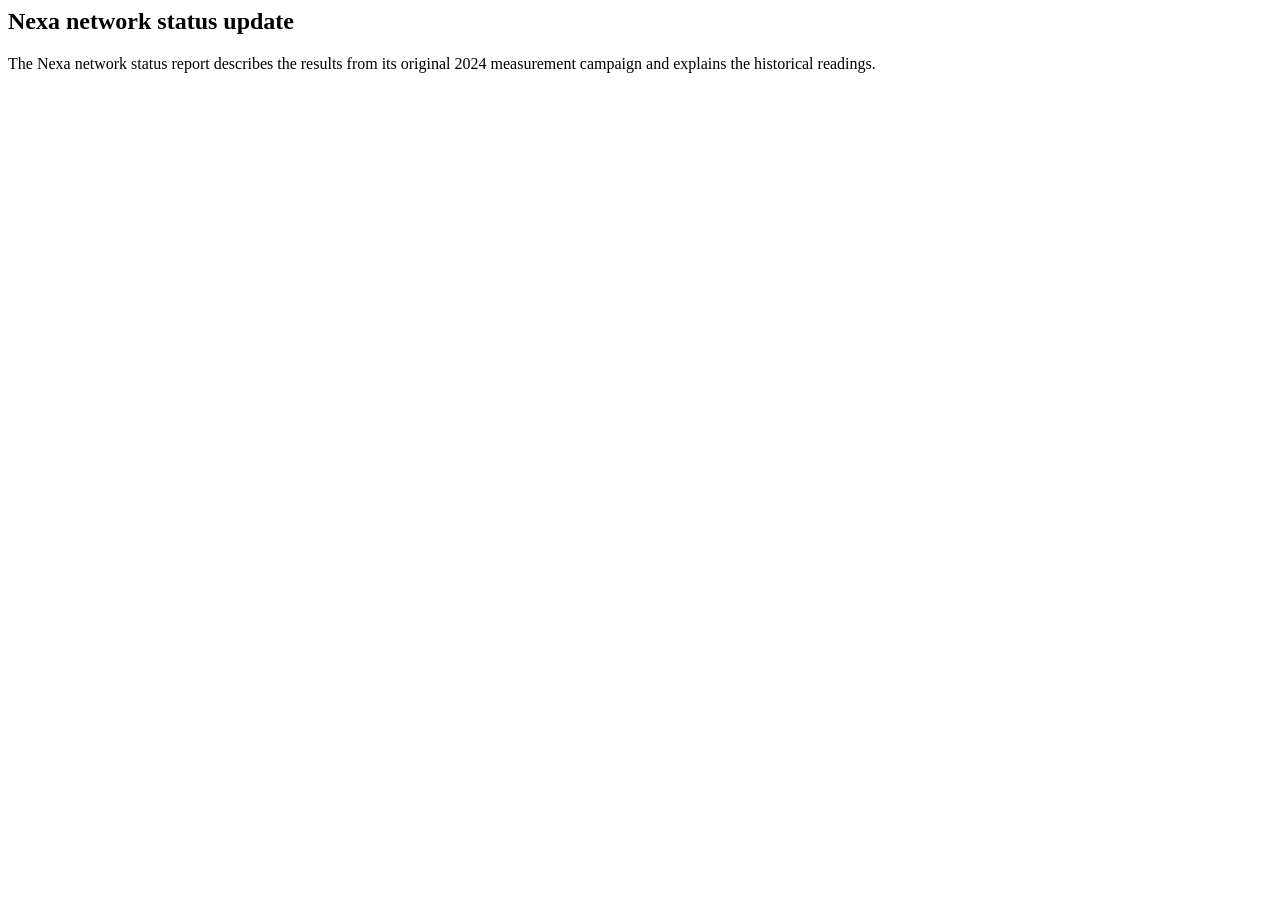
<file: tests/web/fixtures/edited-old-source.html>
<html><head>
<meta property="article:published_time" content="2024-03-12T09:00:00Z">
<meta property="article:modified_time" content="2026-10-22T11:30:00Z">
<title>Nexa network status update</title>
</head><body><main><article><h1>Nexa network status update</h1>
<p>The Nexa network status report describes the results from its original 2024 measurement campaign and explains the historical readings.</p>
</article></main></body></html>
</file>
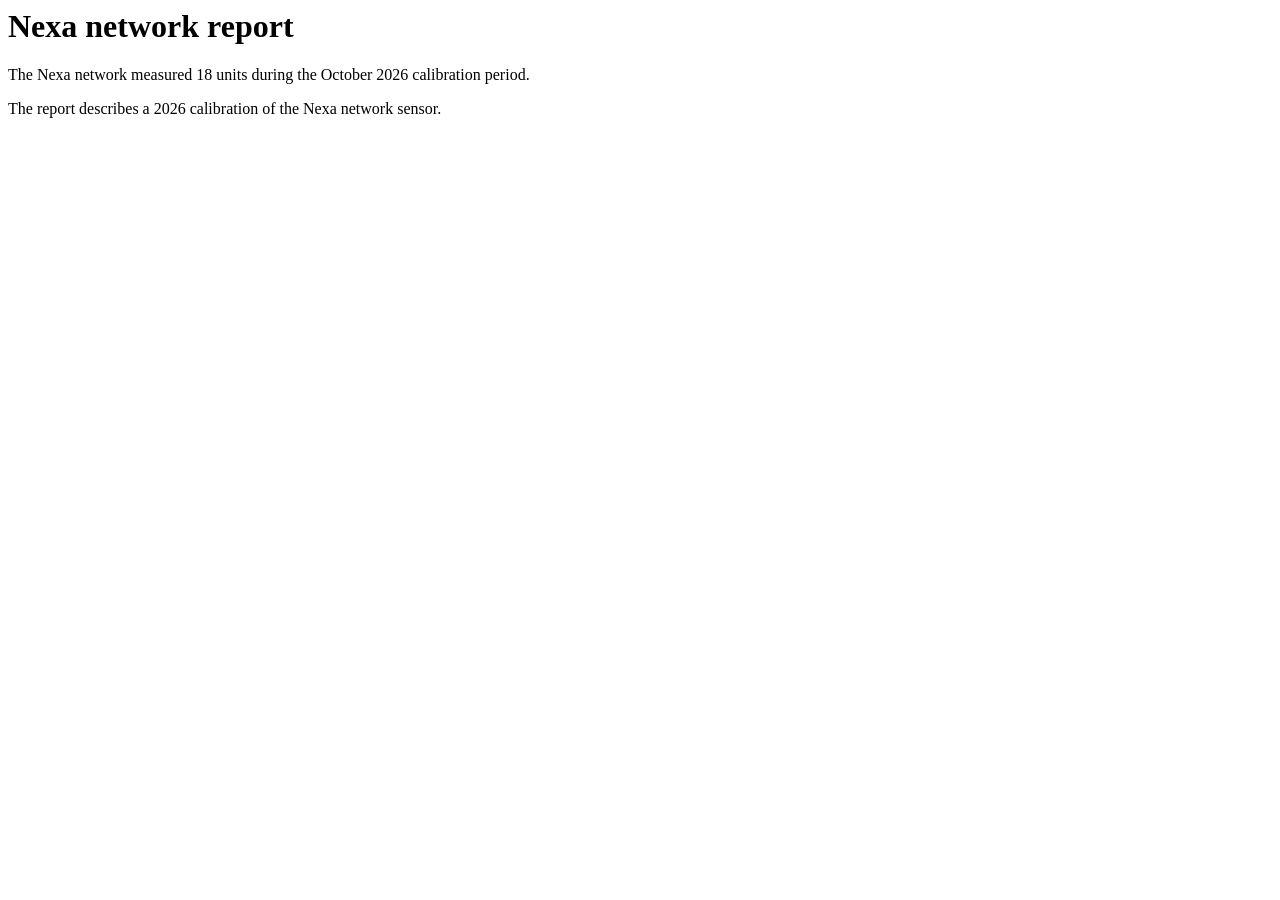
<file: tests/web/fixtures/recent-source-a.html>
<html><head><meta property="article:published_time" content="2026-10-21T11:00:00Z"><title>Nexa network measurement update</title></head><body><main><h1>Nexa network report</h1><p>The Nexa network measured 18 units during the October 2026 calibration period.</p><p>The report describes a 2026 calibration of the Nexa network sensor.</p></main></body></html>
</file>
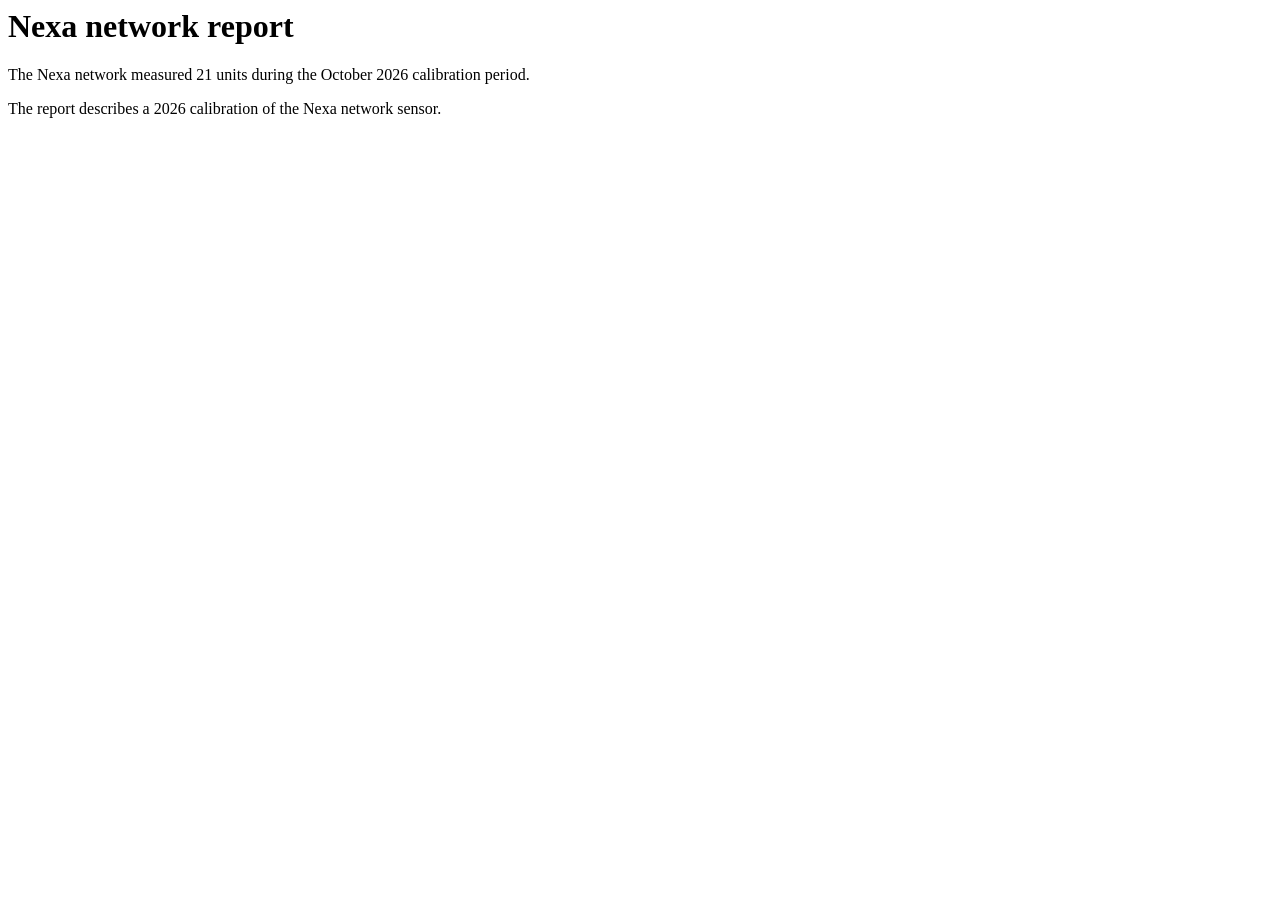
<file: tests/web/fixtures/recent-source-b.html>
<html><head><meta property="article:published_time" content="2026-10-20T09:00:00Z"><title>Nexa network measurement update</title></head><body><main><h1>Nexa network report</h1><p>The Nexa network measured 21 units during the October 2026 calibration period.</p><p>The report describes a 2026 calibration of the Nexa network sensor.</p></main></body></html>
</file>
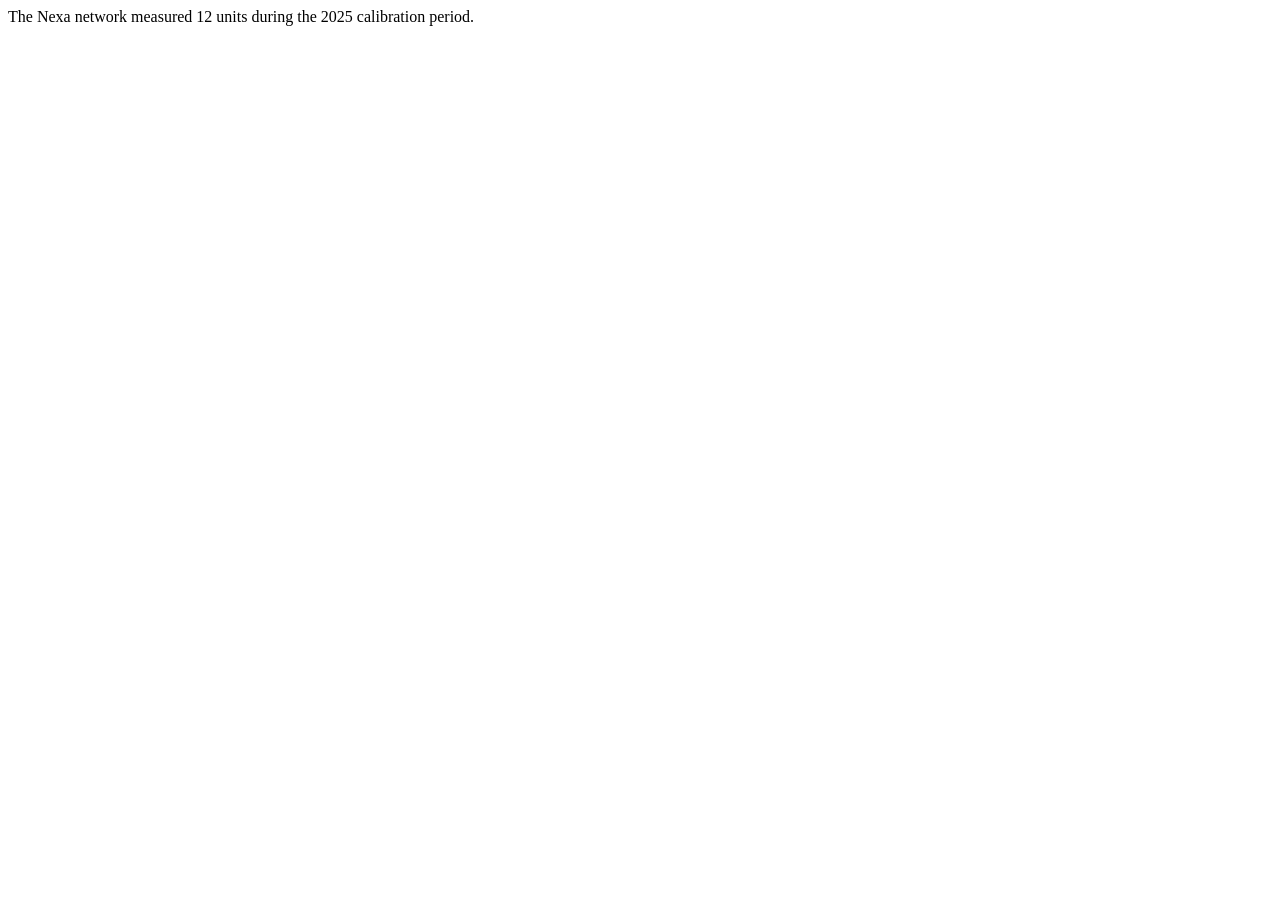
<file: tests/web/fixtures/stale-source.html>
<html><head><meta property="article:published_time" content="2025-02-04T09:00:00Z"><title>Old Nexa network report</title></head><body><main><p>The Nexa network measured 12 units during the 2025 calibration period.</p></main></body></html>
</file>
<file: docs/site/site.css>
:root{color-scheme:dark;--bg:#090b12;--panel:#10131d;--panel-hi:#151a27;--line:#252a3b;--text:#eef0f9;--muted:#9299ae;--soft:#c0c5d5;--violet:#b5a2ff;--mint:#9be9d3;--sans:Inter,ui-sans-serif,system-ui,sans-serif;--display:Manrope,Inter,ui-sans-serif,system-ui,sans-serif}*{box-sizing:border-box}html{scroll-behavior:smooth;scroll-padding-top:90px}body{margin:0;background:var(--bg);color:var(--text);font-family:var(--sans);font-size:15px;line-height:1.6;overflow-x:hidden}body:before{content:"";position:fixed;inset:0;pointer-events:none;z-index:-1;background:radial-gradient(ellipse at 75% 14%,#24203e55,transparent 36%),radial-gradient(ellipse at 8% 49%,#101b2850,transparent 38%)}a{color:inherit;text-decoration:none}.site-shell{max-width:1600px;margin:auto;overflow:hidden}.topbar{height:80px;position:sticky;top:0;z-index:20;display:flex;align-items:center;justify-content:space-between;padding:0 clamp(24px,6vw,96px);background:#090b12dc;border-bottom:1px solid #ffffff0a;backdrop-filter:blur(18px)}.wordmark{font:800 15px var(--display);letter-spacing:.16em;display:flex;align-items:center;gap:10px}.wordmark-dot{color:var(--violet);margin-left:-10px}.mini-orb{width:21px;height:21px;border-radius:50%;display:inline-block;background:radial-gradient(circle at 36% 26%,#fff 0,#d8edff 16%,#85a9f7 55%,#7950d8 100%);box-shadow:0 0 18px #8e86ff66}.main-nav{display:flex;gap:clamp(20px,3vw,46px);align-items:center}.nav-link{font-size:12px;color:#8f96a9;transition:color .25s}.nav-link:hover,.nav-link.active{color:#f4f2ff}.top-cta{font-size:12px;border:1px solid #3a3f53;border-radius:30px;padding:10px 16px;transition:.25s}.top-cta:hover{border-color:var(--violet);background:#b5a2ff12}.top-cta span,.button span,.inline-link span,.about-links span{color:var(--violet);margin-left:8px}.menu-toggle{display:none;background:none;border:0;color:white}.section-wrap{padding-left:clamp(24px,8.2vw,132px);padding-right:clamp(24px,8.2vw,132px)}.hero{min-height:710px;position:relative;display:grid;grid-template-columns:1fr 1fr;align-items:center;padding-top:64px;padding-bottom:96px}.hero-copy{position:relative;z-index:2;padding-bottom:22px}.eyebrow{font-size:10px;letter-spacing:.17em;font-weight:700;color:#aeb4c7}.live-dot,.demo-live i{display:inline-block;width:7px;height:7px;background:#97e6cf;border-radius:50%;margin-right:10px;box-shadow:0 0 12px #97e6cf}.hero h1,.section-heading h2,.intro h2,.about h2{font:600 clamp(52px,7.2vw,102px)/.99 var(--display);letter-spacing:-.075em;margin:28px 0}.hero h1 em,.section-heading h2 em,.intro h2 em,.about h2 em{color:var(--violet);font-style:normal}.hero-lede{max-width:430px;color:#a7adbf;font-size:16px;line-height:1.8;margin:24px 0 30px}.hero-actions{display:flex;align-items:center;gap:28px}.button{min-height:48px;padding:0 21px;border-radius:28px;display:inline-flex;align-items:center;justify-content:center;font-size:12px;font-weight:700;transition:transform .25s,box-shadow .25s,background .25s}.button:hover{transform:translateY(-2px)}.button-primary{background:var(--violet);color:#171222;box-shadow:0 8px 32px #a590ff2e}.button-primary span{color:#322550}.text-link{color:#dddff0;font-size:12px}.text-link span{color:var(--violet);padding-left:8px}.hero-meta{display:flex;align-items:center;gap:13px;margin-top:55px;color:#747c91;font-size:9px;letter-spacing:.1em}.hero-meta b{font-weight:700;color:#c8c5d9}.hero-meta i{width:3px;height:3px;border-radius:50%;background:#555d71}.hero-art{height:510px;position:relative;display:grid;place-items:center;isolation:isolate}.hero-art:before{content:"";position:absolute;width:390px;height:390px;border-radius:50%;background:radial-gradient(circle,#7f69db21 0%,#2d4c7022 38%,transparent 70%);filter:blur(18px);animation:ambient 7s ease-in-out infinite alternate}.orbit{position:absolute;border:1px solid #d7d4ff12;border-radius:50%;transform:rotate(-27deg)}.orbit-one{width:440px;height:180px;animation:orbit 34s linear infinite}.orbit-two{width:530px;height:245px;transform:rotate(32deg);border-color:#acd9f10c;animation:orbit 43s linear infinite reverse}.hero-orb,.skin-orb{position:relative;display:block;object-fit:contain;filter:drop-shadow(0 26px 35px #0008);animation:none;transition:filter .35s,opacity .35s;z-index:2}.hero-orb{width:280px;height:280px}.skin-orb{width:250px;height:250px}.hero-orb:hover,.skin-orb:hover{filter:drop-shadow(0 30px 42px #0009) brightness(1.035)}.official-orb{user-select:none;-webkit-user-drag:none;transition:opacity .18s,transform .28s,filter .25s}.official-orb.orb-leaving-left{opacity:0;translate:-22px 0;scale:.95;filter:blur(5px);animation-play-state:paused}.official-orb.orb-leaving-right{opacity:0;translate:22px 0;scale:.95;filter:blur(5px);animation-play-state:paused}.official-orb.orb-enter-left,.official-orb.orb-enter-right{opacity:0;animation-play-state:paused}.official-orb.orb-enter-left{translate:-18px 0;scale:.96}.official-orb.orb-enter-right{translate:18px 0;scale:.96}.side-orb{position:absolute;width:150px;height:150px;opacity:.38;filter:drop-shadow(0 14px 28px #0009) saturate(.72);transition:opacity .45s,transform .55s,filter .45s;z-index:1}.side-left{left:calc(50% - 280px);top:34%;transform:translateX(0) scale(.9) rotate(-9deg)}.side-right{right:calc(50% - 280px);top:34%;transform:translateX(0) scale(.9) rotate(9deg)}.star{position:absolute;color:#e1dcff;z-index:2}.star-a{top:19%;right:23%;font-size:23px;animation:twinkle 3s ease-in-out infinite}.star-b{top:30%;left:22%;font-size:30px;color:#a4e8ff;animation:twinkle 4s ease-in-out infinite reverse}.star-c{bottom:25%;right:22%;font-size:18px;animation:twinkle 3.7s ease-in-out infinite}.art-caption{position:absolute;right:1%;bottom:14%;display:flex;align-items:center;gap:12px;color:#838ba0;font-size:11px;line-height:1.5}.caption-line{width:36px;height:1px;background:var(--violet)}.float-chip{position:absolute;display:flex;align-items:center;gap:9px;padding:9px 14px;border:1px solid #ffffff17;border-radius:30px;background:#121522cb;box-shadow:0 10px 30px #0004;backdrop-filter:blur(12px);font-size:10px;color:#c8ccdc}.chip-top{top:14%;right:3%;animation:float 5s ease-in-out infinite}.chip-bottom{left:2%;bottom:19%;animation:float 6s ease-in-out infinite reverse}.chip-icon{color:var(--violet)}.chip-pulse{width:6px;height:6px;background:#9be9d3;border-radius:50%;box-shadow:0 0 10px #9be9d3}.scroll-cue{position:absolute;bottom:35px;left:clamp(24px,8.2vw,132px);font-size:8px;letter-spacing:.17em;color:#737b8f;display:flex;align-items:center;gap:12px}.scroll-cue span{width:28px;height:1px;background:#8880bf}.intro,.skins-section,.demos,.about{padding-top:116px;padding-bottom:120px}.intro{border-top:1px solid #ffffff0b}.section-index{font-size:10px;letter-spacing:.13em;color:var(--violet);font-weight:700;margin-bottom:42px}.section-index span{color:#697186;margin-left:8px}.intro-grid{display:grid;grid-template-columns:1fr .64fr;gap:9%;align-items:end}.intro h2,.section-heading h2,.about h2{font-size:clamp(42px,5.4vw,70px);margin:0;line-height:1.03}.intro-text{max-width:440px;padding-bottom:8px;color:#9ba2b5;font-size:14px}.inline-link{display:inline-block;color:#e4e3f0;font-size:12px;margin-top:12px}.feature-row{display:grid;grid-template-columns:repeat(3,1fr);gap:14px;margin-top:66px}.feature-card{position:relative;min-height:244px;padding:27px 28px 23px;background:linear-gradient(145deg,#151925,#0f121b);border:1px solid #ffffff0d;border-radius:12px;overflow:hidden;transition:transform .35s,border-color .35s}.feature-card:after{content:"";position:absolute;width:160px;height:160px;right:-90px;top:-95px;border-radius:50%;background:radial-gradient(circle,#ac9aff12,transparent 68%)}.feature-card:hover{transform:translateY(-5px);border-color:#b5a2ff42}.feature-number{position:absolute;right:22px;top:22px;color:#616a80;font:600 10px var(--display)}.feature-icon{width:38px;height:38px;border-radius:10px;display:grid;place-items:center;font-size:22px;margin-bottom:22px;background:#b5a2ff12;color:#c6b8ff}.icon-local{color:#9be9d3;background:#9be9d312}.icon-custom{color:#ffcf9d;background:#ffcf9d12}.feature-card h3{font:650 17px var(--display);letter-spacing:-.03em;margin:0 0 9px}.feature-card p{color:#8991a5;font-size:12px;line-height:1.7;max-width:280px;margin:0}.feature-foot{display:block;margin-top:23px;color:#626b80;font-size:8px;letter-spacing:.15em}.skins-section{background:linear-gradient(180deg,#0b0e16,#0d1019 50%,#0b0e16);border-top:1px solid #fff08;border-bottom:1px solid #fff08}.section-heading{display:flex;justify-content:space-between;align-items:end;gap:40px;margin-bottom:52px}.section-heading .eyebrow{margin:0 0 17px}.heading-note{max-width:330px;color:#9098ab;font-size:13px;margin:0 2% 5px 0}.skin-showcase{max-width:1100px;margin:auto}.skin-stage{height:510px;position:relative;overflow:hidden;border:1px solid #ffffff14;border-radius:16px;background:radial-gradient(ellipse at 50% 46%,#27234288,transparent 46%),linear-gradient(135deg,#121724,#11131e 68%,#171421);display:grid;place-items:center;isolation:isolate}.stage-grid{position:absolute;inset:0;opacity:.16;background-image:linear-gradient(#ffffff09 1px,transparent 1px),linear-gradient(90deg,#ffffff09 1px,transparent 1px);background-size:52px 52px;mask-image:radial-gradient(ellipse at center,#000 0%,transparent 75%)}.stage-glow{position:absolute;width:440px;height:440px;border-radius:50%;background:radial-gradient(circle,#8876d629,transparent 68%);filter:blur(12px);transition:background .6s}.skin-orb{width:250px;height:250px;z-index:2}.side-orb{position:absolute;width:150px;height:150px;opacity:.38;filter:drop-shadow(0 14px 28px #0009) saturate(.72);transition:opacity .45s,transform .55s,filter .45s;z-index:1}.side-left{left:calc(50% - 280px);top:34%;transform:translateX(0) scale(.9) rotate(-9deg)}.side-right{right:calc(50% - 280px);top:34%;transform:translateX(0) scale(.9) rotate(9deg)}.carousel-arrow{position:absolute;z-index:5;top:45%;width:42px;height:42px;border:1px solid #ffffff21;border-radius:50%;color:#e7e3f8;background:#0b0d16a6;font-size:20px;cursor:pointer;transition:.25s}.carousel-arrow:hover{background:#b5a2ff;color:#161321;transform:scale(1.08)}.carousel-arrow.prev{left:7%}.carousel-arrow.next{right:7%}.stage-label{position:absolute;z-index:4;bottom:27px;text-align:center;width:min(520px,78%)}.stage-kicker{font-size:9px;letter-spacing:.18em;color:#aaa0d9}.stage-label h3{font:700 23px var(--display);letter-spacing:-.04em;margin:3px 0 0}.stage-label p{margin:3px 0 0;color:#c1bdd1;font-size:10px}.stage-label .stage-motion{margin:6px auto 0;color:#838ca1;font-size:9px;line-height:1.45;max-width:460px}.stage-signature{position:absolute;left:25px;bottom:25px;color:#606980;font-size:8px;letter-spacing:.18em}.skin-rail{display:flex;justify-content:center;flex-wrap:wrap;gap:8px;margin:18px auto 0}.skin-pill{border:1px solid #ffffff14;background:#10131d;border-radius:24px;color:#8f97aa;padding:8px 12px;font:500 10px var(--sans);cursor:pointer;transition:.25s}.skin-pill:before{content:"";display:inline-block;width:7px;height:7px;border-radius:50%;margin-right:7px;background:var(--swatch);box-shadow:0 0 8px var(--swatch)}.skin-pill:hover{border-color:#aaa0d95c;color:#e7e7f1}.skin-pill.active{background:#b5a2ff18;border-color:#b5a2ff78;color:#f3efff}.skins-note{display:flex;align-items:center;gap:13px;margin:28px auto 0;max-width:1100px;color:#858da0;font-size:10px}.note-star{font-size:20px;color:var(--violet)}.skins-note b{color:#c9cddd;font-weight:500}.skins-note>a{margin-left:auto;color:#c9c4e7}.skins-note>a span{color:var(--violet);padding-left:7px}.demos{padding-bottom:132px}.demo-tabs{display:flex;border-bottom:1px solid #ffffff1a;gap:34px;margin-bottom:24px}.demo-tab{position:relative;padding:0 0 14px;border:0;background:none;color:#81899d;font:500 12px var(--sans);cursor:pointer;transition:color .2s}.demo-tab span{color:#5e667b;font-size:9px;margin-left:7px}.demo-tab.active{color:#eeeafc}.demo-tab.active:after{content:"";position:absolute;left:0;right:0;bottom:-1px;height:2px;background:var(--violet);box-shadow:0 0 10px #b5a2ff77}.demo-frame{overflow:hidden;border:1px solid #ffffff16;background:#11141e;border-radius:12px}.demo-frame-bar{height:42px;display:flex;align-items:center;justify-content:space-between;padding:0 16px;border-bottom:1px solid #ffffff0d;color:#737b90;font-size:8px;letter-spacing:.14em}.window-dots{display:flex;gap:5px}.window-dots i{width:6px;height:6px;border-radius:50%;background:#3c4252}.window-dots i:first-child{background:#a1768b}.window-dots i:nth-child(2){background:#b49367}.window-dots i:last-child{background:#659b84}.demo-live{color:#7e8799}.demo-live i{width:5px;height:5px;margin-right:5px}.demo-image{min-height:360px;display:grid;place-items:center;padding:20px;background:radial-gradient(ellipse at center,#1c1d2b,#11141e 67%)}.demo-image img{max-width:min(100%,980px);max-height:560px;object-fit:contain;border-radius:5px;box-shadow:0 20px 70px #0008;transition:opacity .2s}.about{border-top:1px solid #ffffff0c;background:radial-gradient(ellipse at 8% 100%,#27203d26,transparent 42%)}.about-grid{display:grid;grid-template-columns:1fr .72fr;gap:12%;align-items:start}.about h2{font-size:clamp(42px,5vw,66px);margin-top:22px}.about-copy{color:#999fb1;font-size:13px;line-height:1.85}.about-copy p{margin:0 0 18px}.about-links{display:flex;flex-wrap:wrap;gap:10px 24px;margin-top:29px}.about-links a{font-size:11px;color:#ddd9ef}.release-strip{margin-top:94px;padding:24px 28px;display:flex;align-items:center;gap:20px;background:linear-gradient(100deg,#171723,#131722);border:1px solid #ffffff12;border-radius:12px}.release-orb{flex:0 0 42px;width:42px;height:42px;border-radius:50%;background:radial-gradient(circle at 30% 25%,#fff,#e0edff 20%,#6ea6f3 59%,#7865db);box-shadow:0 0 28px #8f87ff44}.release-strip .eyebrow{font-size:8px}.release-strip h3{font:650 15px var(--display);margin:2px 0}.release-strip h3 b{color:#c5b5ff}.release-strip p{font-size:10px;color:#81899d;margin:0}.button-light{margin-left:auto;background:#e9e4ff;color:#1b1727;min-height:40px}.button-light span{color:#6e5aa8}.footer{min-height:90px;border-top:1px solid #ffffff12;display:flex;align-items:center;justify-content:space-between;color:#737b8e;font-size:8px;letter-spacing:.12em}.footer .wordmark{color:#e4e6f0}.footer small{letter-spacing:0;font-size:9px}.back-top{color:#abb1c1}.reveal{opacity:1;transform:none;transition:opacity .8s ease,transform .8s cubic-bezier(.2,.75,.2,1)}.reveal.visible{opacity:1;transform:translateY(0)}@keyframes official-orb-breathe{0%,100%{transform:translateY(0) scale(1)}50%{transform:translateY(-7px) scale(1.018)}}@keyframes float{0%,100%{transform:translateY(0)}50%{transform:translateY(-8px)}}@keyframes ambient{from{transform:scale(.92);opacity:.6}to{transform:scale(1.1);opacity:1}}@keyframes orbit{to{transform:rotate(333deg)}}@keyframes twinkle{0%,100%{opacity:.35;transform:scale(.8)}50%{opacity:1;transform:scale(1.15)}}@media(max-width:900px){.side-orb{width:120px;height:120px}.side-left{left:calc(50% - 238px)}.side-right{right:calc(50% - 238px)}.topbar{padding:0 26px}.main-nav{gap:17px}.top-cta{display:none}.hero{grid-template-columns:1fr 1fr;min-height:620px}.hero h1{font-size:clamp(52px,8vw,76px)}.hero-art{transform:scale(.83);margin-left:-30px}.hero-meta{display:block;line-height:2}.hero-meta i{display:none}.feature-card{padding:22px 20px}.feature-card p{font-size:11px}.section-wrap{padding-left:6vw;padding-right:6vw}.skin-stage{height:450px}}@media(max-width:650px){.hero-orb{width:210px;height:210px}.skin-orb{width:188px;height:188px}.side-orb{width:94px;height:94px;opacity:.3}.side-left{left:calc(50% - 186px);top:34%;transform:translateX(0) scale(.86) rotate(-8deg)}.side-right{right:calc(50% - 186px);top:34%;transform:translateX(0) scale(.86) rotate(8deg)}.topbar{height:66px;padding:0 20px}.menu-toggle{display:flex;flex-direction:column;gap:5px;padding:8px}.menu-toggle span{width:20px;height:1px;background:#eee}.main-nav{position:absolute;display:none;top:65px;left:0;right:0;padding:18px 22px 24px;background:#0d1019f5;border-bottom:1px solid #ffffff16;flex-direction:column;align-items:flex-start;gap:15px}.main-nav.open{display:flex}.hero{display:block;padding-top:66px;padding-bottom:60px;min-height:auto}.hero h1{font-size:clamp(54px,15vw,78px);margin-top:22px}.hero-lede{font-size:14px;max-width:380px}.hero-art{height:340px;margin:16px -20px 0;transform:none}.hero-orb{width:174px;height:174px}.orbit-one{width:340px;height:142px}.orbit-two{width:400px;height:188px}.art-caption{right:5%;bottom:2%;font-size:9px}.chip-top{right:5%;top:3%}.chip-bottom{left:3%;bottom:10%}.hero-meta{margin-top:31px}.scroll-cue{display:none}.intro,.skins-section,.demos,.about{padding-top:78px;padding-bottom:82px}.section-index{margin-bottom:27px}.intro-grid,.about-grid{display:block}.intro h2,.section-heading h2,.about h2{font-size:clamp(40px,11vw,58px)}.intro-text{margin-top:25px}.feature-row{grid-template-columns:1fr;margin-top:36px;gap:9px}.feature-card{min-height:0;padding:20px 21px}.feature-icon{margin-bottom:12px}.feature-foot{margin-top:13px}.section-heading{display:block;margin-bottom:33px}.heading-note{margin:20px 0 0;max-width:420px}.skin-stage{height:400px}.skin-orb{width:160px;height:160px}.side-orb{width:98px;height:98px}.side-left{left:calc(50% - 186px);top:34%;transform:translateX(0) scale(.86) rotate(-8deg)}.side-right{right:calc(50% - 186px);top:34%;transform:translateX(0) scale(.86) rotate(8deg)}.carousel-arrow.prev{left:4%}.carousel-arrow.next{right:4%}.stage-label{bottom:28px}.stage-label h3{font-size:20px}.stage-signature{font-size:7px;left:13px;bottom:14px}.skin-rail{gap:6px}.skin-pill{padding:7px 9px;font-size:9px}.skins-note{flex-wrap:wrap;align-items:start}.skins-note>a{margin-left:34px;width:100%}.demo-tabs{gap:18px;overflow-x:auto}.demo-tab{white-space:nowrap;font-size:11px}.demo-image{min-height:210px;padding:10px}.demo-frame-bar{padding:0 10px;font-size:7px}.about-copy{margin-top:27px}.release-strip{margin-top:53px;padding:19px;gap:12px;flex-wrap:wrap}.release-orb{width:34px;height:34px;flex-basis:34px}.release-strip h3{font-size:13px}.release-strip p{font-size:9px}.button-light{margin-left:auto;padding:0 14px}.footer{min-height:120px;display:grid;grid-template-columns:1fr 1fr;gap:9px;padding-top:19px;padding-bottom:19px}.footer>span{display:none}.footer small{text-align:right}.back-top{text-align:right;font-size:7px}}@media(prefers-reduced-motion:reduce){*,*:before,*:after{scroll-behavior:auto!important;animation-duration:.01ms!important;animation-iteration-count:1!important;transition-duration:.01ms!important}.reveal{opacity:1;transform:none}}

/* Skin studio: keep every official detail readable while the glass stays the focus. */
.stage-label{padding:15px 20px 10px;border-top:1px solid #ffffff12;background:linear-gradient(180deg,#0c0e1600,#0c0e16a8);}
.stage-label h3{font-size:clamp(22px,2.6vw,30px);color:#f2f0fb;text-shadow:0 2px 18px #080910aa;}
.stage-label p{font-size:11px;color:#d3d1de;}
.stage-label .stage-motion{max-width:520px;font-size:11px;line-height:1.55;color:#aeb4c5;}
.stage-kicker{font-size:10px;color:#c1b4ff;}
.stage-signature{color:#8990a5;}
.skin-rail{max-width:1040px;}
.skin-pill{white-space:nowrap;min-height:35px;color:#b5b9c9;border-color:#ffffff1b;}
.skin-pill.active{color:#f1edff;box-shadow:0 0 0 1px color-mix(in srgb,var(--swatch) 52%,transparent),0 4px 18px color-mix(in srgb,var(--swatch) 14%,transparent);}
.skin-orb{will-change:opacity,translate,filter;}
.hero-orb{will-change:filter;}
@media(max-width:650px){.stage-label{width:86%;padding:10px 10px 7px}.stage-label .stage-motion{font-size:10px}.skin-pill{font-size:9px;padding:7px 10px}}

@media(prefers-reduced-motion:no-preference){.js-reveal .reveal{opacity:0;transform:translateY(20px)}.js-reveal .reveal.visible{opacity:1;transform:translateY(0)}}
@media(prefers-reduced-motion:reduce){.js-reveal .reveal{opacity:1;transform:none}}
@media(max-width:650px){.hero-meta span{display:block}.hero-meta{line-height:1.8}}
</file>
